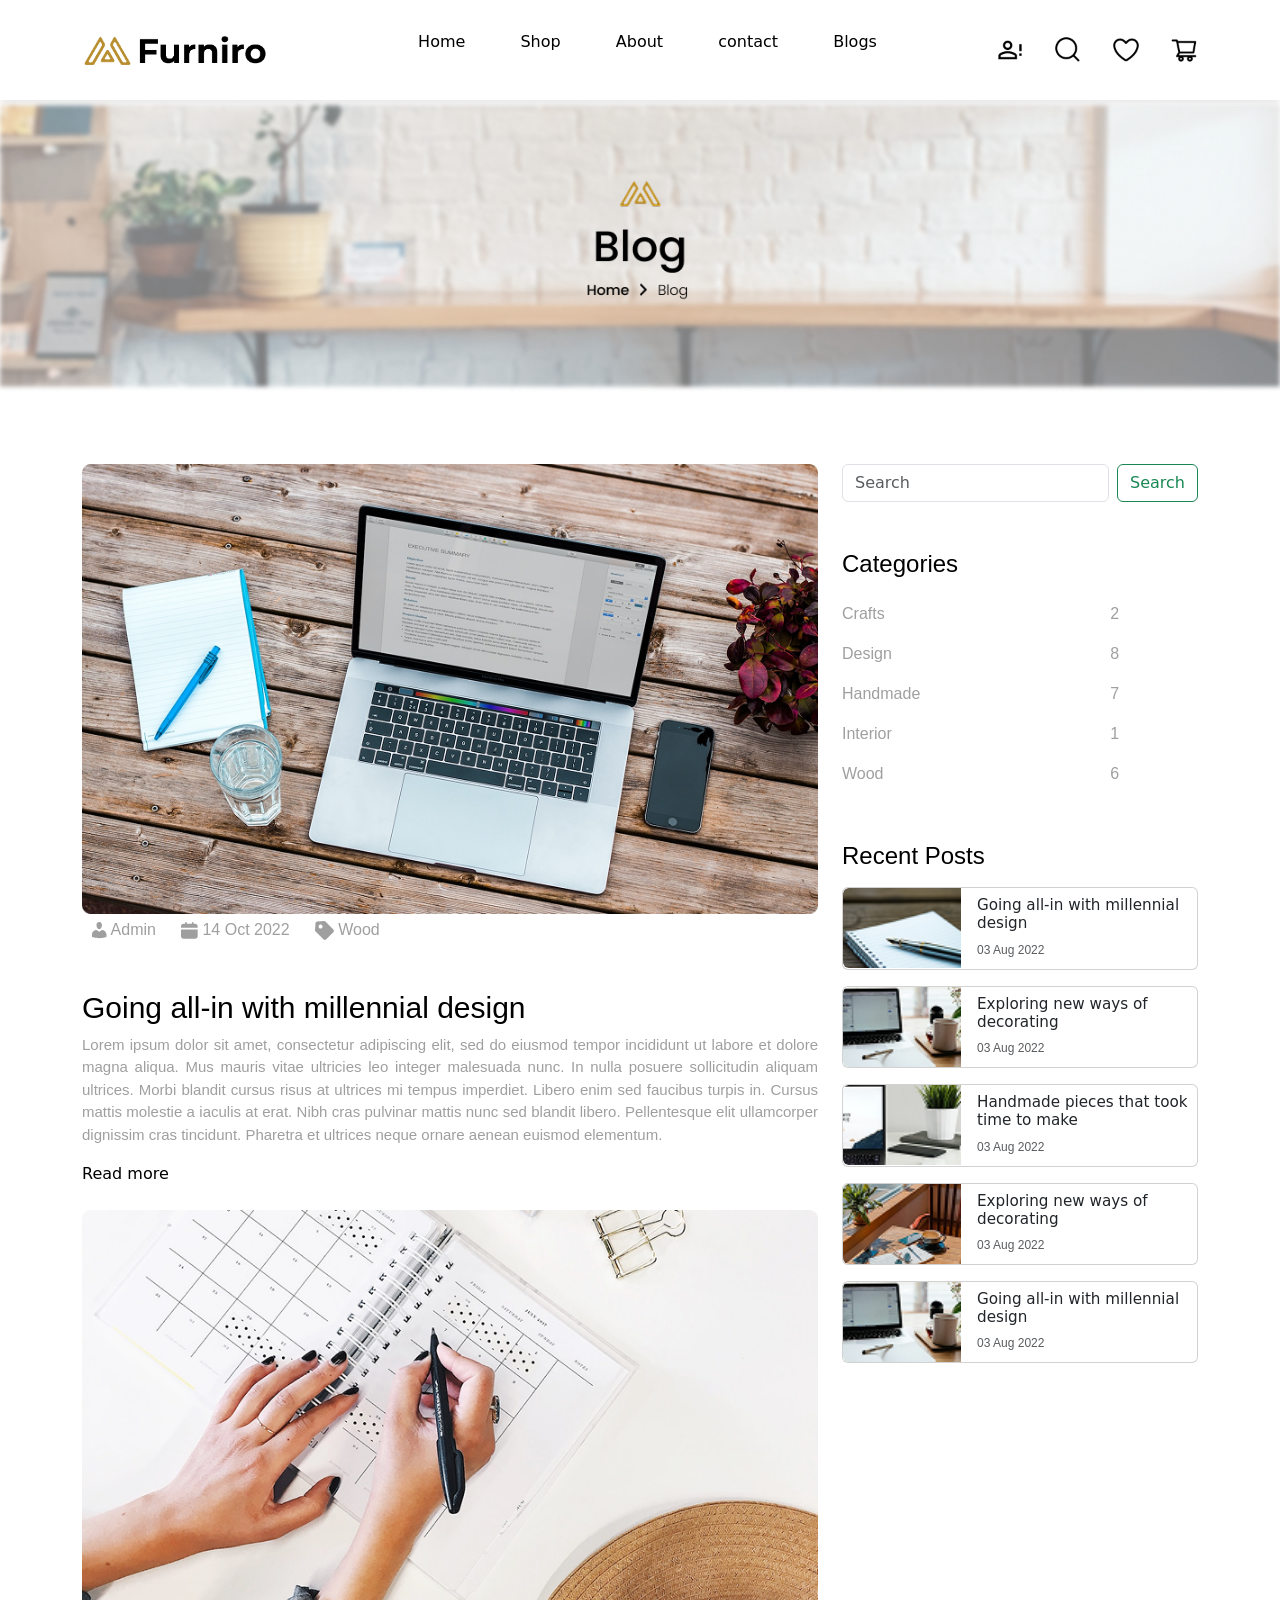
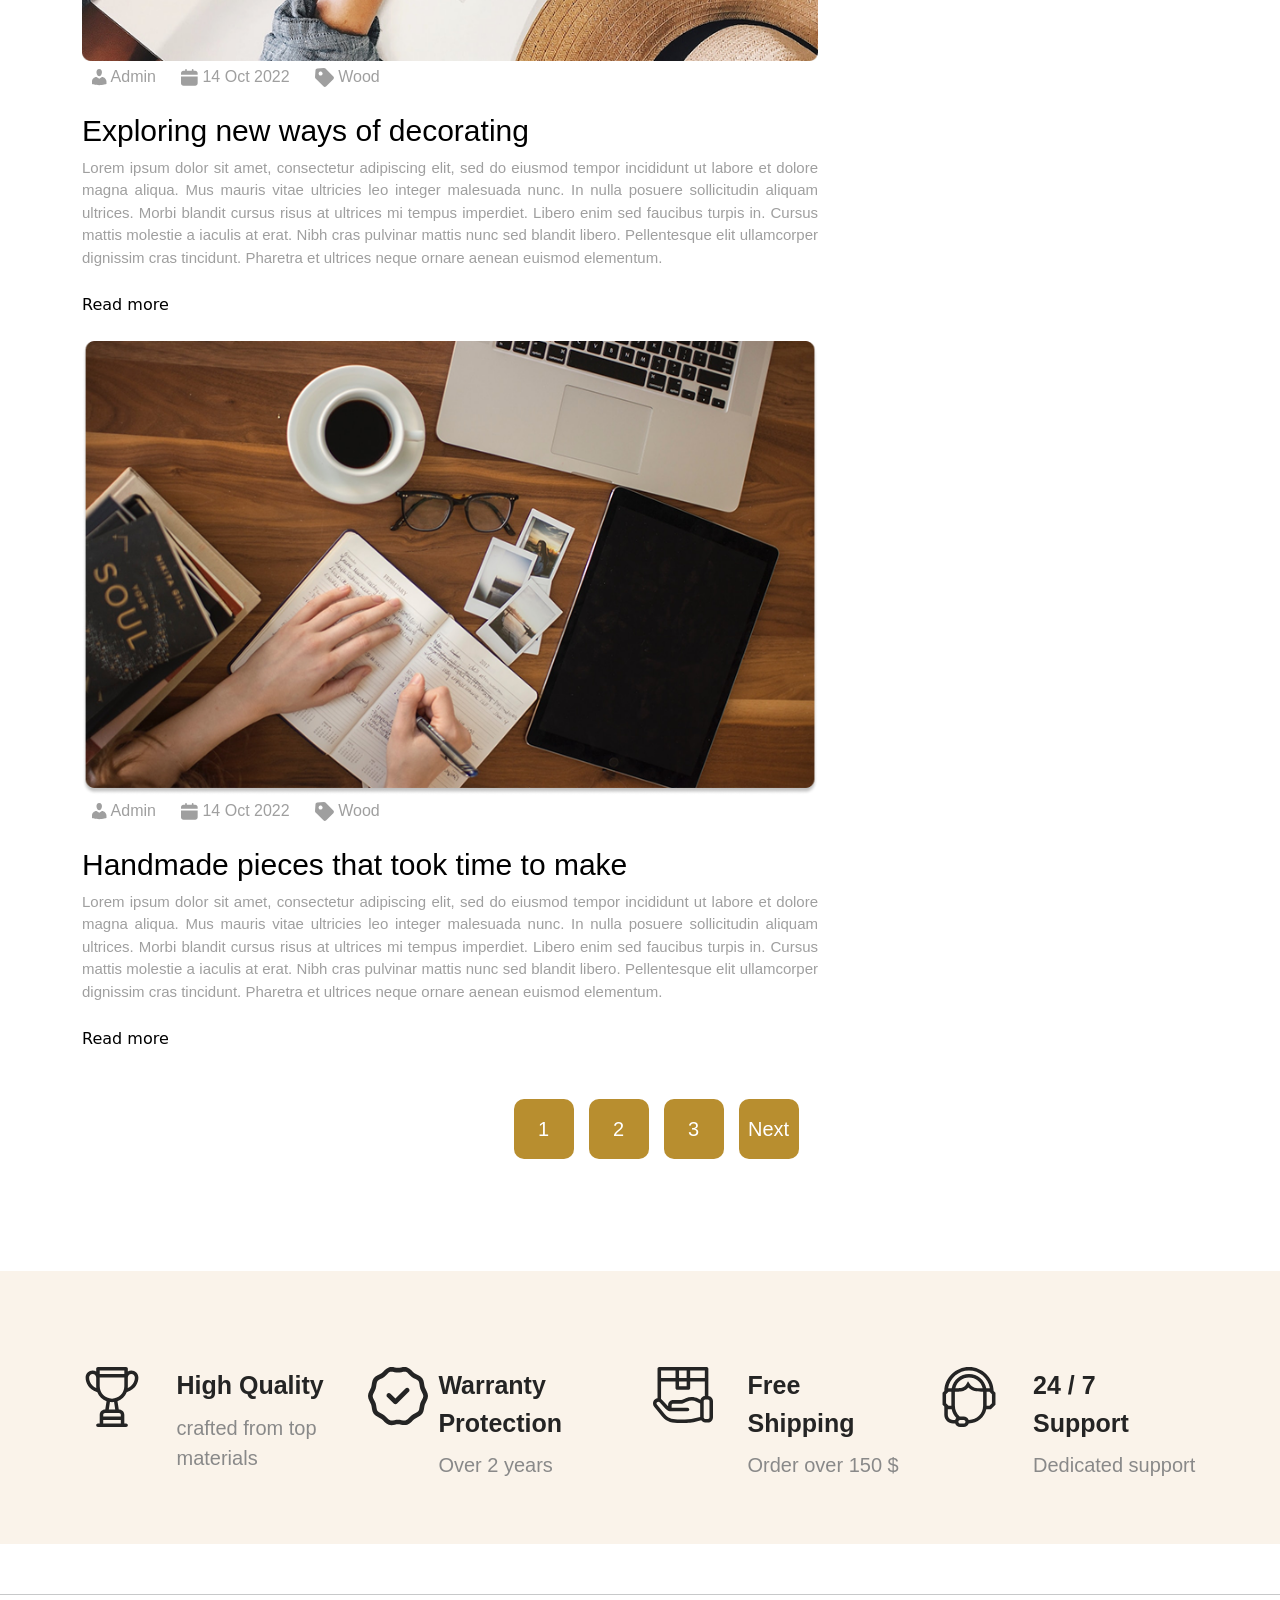
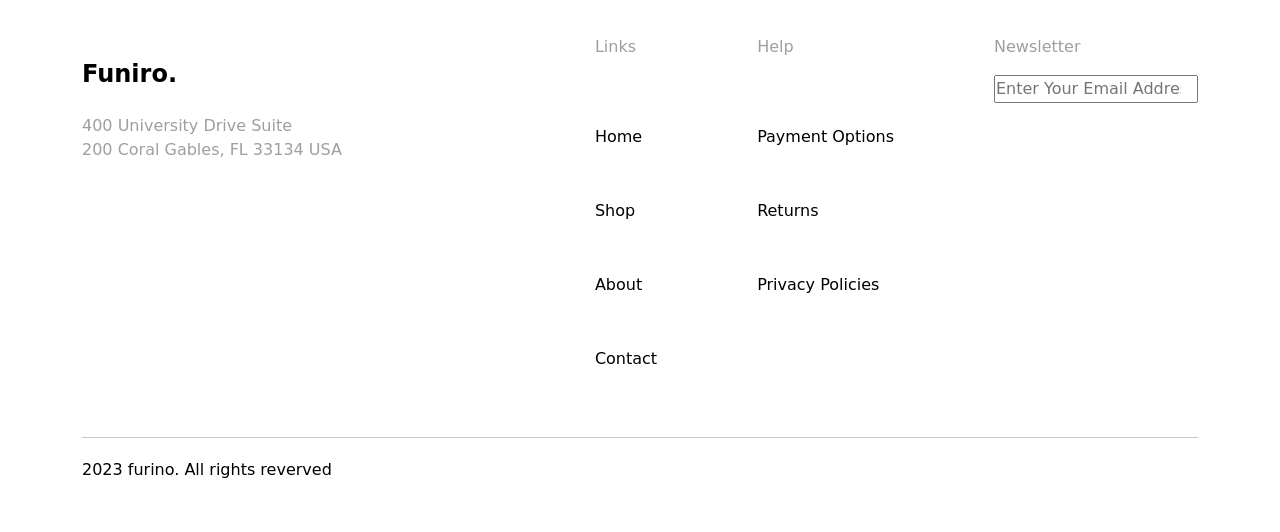
<file: blog.html>
<!DOCTYPE html>
<html lang="en">

<head>
    <meta charset="UTF-8">
    <meta name="viewport" content="width=device-width, initial-scale=1.0">
    <link href="https://cdn.jsdelivr.net/npm/bootstrap@5.0.2/dist/css/bootstrap.min.css" rel="stylesheet"
        integrity="sha384-EVSTQN3/azprG1Anm3QDgpJLIm9Nao0Yz1ztcQTwFspd3yD65VohhpuuCOmLASjC" crossorigin="anonymous">
    <link rel="stylesheet" href="./asset/style/style.css">
    <link rel="stylesheet" href="./asset/style/resposive.css">
    <title>Blogs</title>
</head>

<body>
    <header>
        <nav class="nav">
            <div class="container">
                <div class="cont-item">
                    <div class="nav-logo">
                        <img src="asset/image/Frame 168.png" alt="">
                    </div>

                    <div class="cont-list">
                        <ul>
                            <li><a href="./index.html">Home</a></li>
                            <li><a href="./shop.html">Shop</a></li>
                            <li><a href="#">About</a></li>
                            <li><a href="./contact.html">contact</a></li>
                            <li><a href="./blog.html">Blogs</a></li>
                        </ul>
                    </div>

                    <div class="nav-icons">
                        <img src="asset/image/mdi_account-alert-outline.png" alt="">
                        <img src="asset/image/akar-icons_search.png" alt="">
                        <img src="asset/image/akar-icons_heart.png" alt="">
                        <img src="asset/image/ant-design_shopping-cart-outlined.png" alt="">
                    </div>

                    <!-- mobile hamburger -->
                    <button class="mobile-toggle-btn" type="button" data-bs-toggle="offcanvas"
                        data-bs-target="#offcanvasExample" aria-controls="offcanvasExample">
                        <svg xmlns="http://www.w3.org/2000/svg" width="28" height="28" viewBox="0 0 24 24">
                            <path d="M0 0h24v24H0z" fill="none" />
                            <path fill="currentColor" d="M16 18v2H5v-2zm5-7v2H3v-2zm-2-7v2H8V4z" />
                        </svg>
                    </button>

                </div>
            </div>
        </nav>
    </header>

    <!-- ===== mobile offcanvas menu ===== -->
    <div class="offcanvas offcanvas-start" tabindex="-1" id="offcanvasExample" aria-labelledby="offcanvasExampleLabel">
        <div class="offcanvas-header">
            <h5 class="offcanvas-title" id="offcanvasExampleLabel">Menu</h5>
            <button type="button" class="btn-close text-reset" data-bs-dismiss="offcanvas" aria-label="Close"></button>
        </div>
        <div class="offcanvas-body">
            <ul class="mobile-nav-list">
                <li><a href="./index.html">Home</a></li>
                <li><a href="./shop.html">Shop</a></li>
                <li><a href="#">About</a></li>
                <li><a href="./contact.html">contact</a></li>
                <li><a href="./blog.html">Blogs</a></li>
            </ul>
          
        </div>
    </div>

    <!-- ======hero======= -->
    <section class="blog-hero">
        <img src="./asset/image/Group 78.png" alt="" class="img-fluid w-100">
    </section>

    <!-- =========catagory-section -->
    <section class="catagory-sec p-5 mt-4">
        <div class="container">
            <div class="row g-4">
                <div class="catagory-left-text col-lg-8 col-md-12">
                    <!-- 1st-part -->
                    <div>
                        <div>
                            <img src="./asset/image/Rectangle 68.png" alt="" class="img-fluid">
                        </div>
                        <div class="img-down-text mt-1">
                            <span><svg width="15" height="17" viewBox="0 0 15 17" fill="none"
                                    xmlns="http://www.w3.org/2000/svg ">
                                    <path
                                        d="M7.24 7.25C4.97 7.25 4.51 3.81 4.51 3.81C4.24 2.02 5.06 0 7.21 0C9.37 0 10.19 2.02 9.92 3.81C9.92 3.81 9.51 7.25 7.24 7.25ZM7.24 9.82L9.96 8C12.35 8 14.48 10.33 14.48 12.53V15.02C14.48 15.02 10.83 16.15 7.24 16.15C3.59 16.15 0 15.02 0 15.02V12.53C0 10.28 1.94 8.05 4.47 8.05L7.24 9.82Z"
                                        fill="#9F9F9F" />
                                </svg>
                                Admin</span>
                            <span><svg width="17" height="17" viewBox="0 0 17 17" fill="none"
                                    xmlns="http://www.w3.org/2000/svg">
                                    <path
                                        d="M0 14.1667C0 15.5833 1.08333 16.6667 2.5 16.6667H14.1667C15.5833 16.6667 16.6667 15.5833 16.6667 14.1667V7.5H0V14.1667ZM14.1667 1.66667H12.5V0.833333C12.5 0.333333 12.1667 0 11.6667 0C11.1667 0 10.8333 0.333333 10.8333 0.833333V1.66667H5.83333V0.833333C5.83333 0.333333 5.5 0 5 0C4.5 0 4.16667 0.333333 4.16667 0.833333V1.66667H2.5C1.08333 1.66667 0 2.75 0 4.16667V5.83333H16.6667V4.16667C16.6667 2.75 15.5833 1.66667 14.1667 1.66667Z"
                                        fill="#9F9F9F" />
                                </svg>
                                14 Oct 2022</span>
                            <span><svg width="19" height="19" viewBox="0 0 19 19" fill="none"
                                    xmlns="http://www.w3.org/2000/svg">
                                    <path
                                        d="M9.83707 18.906C9.30707 18.908 8.79707 18.696 8.42307 18.32L0.586069 10.485C0.381742 10.2813 0.224062 10.0358 0.123923 9.76522C0.0237843 9.49467 -0.0164266 9.20561 0.00606857 8.918L0.506069 2.352C0.540612 1.87398 0.746596 1.4245 1.08613 1.08626C1.42567 0.748006 1.87592 0.543729 2.35407 0.511L8.92007 0.0109999C8.97207 -8.19564e-08 9.02307 0 9.07507 0C9.60507 0 10.1121 0.21 10.4851 0.586L18.3231 8.42C18.5089 8.60573 18.6563 8.82624 18.7568 9.06895C18.8574 9.31165 18.9091 9.57179 18.9091 9.8345C18.9091 10.0972 18.8574 10.3573 18.7568 10.6001C18.6563 10.8428 18.5089 11.0633 18.3231 11.249L11.2511 18.32C11.0658 18.5063 10.8455 18.654 10.6028 18.7546C10.36 18.8552 10.0998 18.9067 9.83707 18.906ZM5.59407 3.592C5.26518 3.59209 4.94139 3.6733 4.65137 3.82841C4.36136 3.98353 4.11407 4.20777 3.93142 4.48128C3.74877 4.75479 3.63639 5.06912 3.60423 5.39643C3.57207 5.72375 3.62112 6.05394 3.74705 6.35777C3.87298 6.6616 4.07189 6.92968 4.32617 7.13828C4.58044 7.34687 4.88224 7.48954 5.20482 7.55364C5.52741 7.61775 5.86082 7.60131 6.17553 7.50578C6.49025 7.41026 6.77654 7.2386 7.00907 7.006L7.01607 7L7.02307 6.993L7.01507 7C7.29306 6.71957 7.48181 6.36312 7.55754 5.97558C7.63327 5.58804 7.59259 5.18676 7.44063 4.82231C7.28867 4.45785 7.03222 4.14654 6.70361 3.92759C6.375 3.70865 5.98894 3.59188 5.59407 3.592Z"
                                        fill="#9F9F9F" />
                                </svg>
                                Wood</span>

                            <div class="catagory-brief mt-lg-5">
                                <h4>Going all-in with millennial design</h4>
                                <p>Lorem ipsum dolor sit amet, consectetur adipiscing elit, sed do eiusmod tempor
                                    incididunt
                                    ut
                                    labore et dolore magna aliqua. Mus mauris vitae ultricies leo integer malesuada
                                    nunc. In
                                    nulla
                                    posuere sollicitudin aliquam ultrices. Morbi blandit cursus risus at ultrices mi
                                    tempus
                                    imperdiet. Libero enim sed faucibus turpis in. Cursus mattis molestie a iaculis at
                                    erat.
                                    Nibh
                                    cras pulvinar mattis nunc sed blandit libero. Pellentesque elit ullamcorper
                                    dignissim
                                    cras
                                    tincidunt. Pharetra et ultrices neque ornare aenean euismod elementum.</p>
                                <a href="#">Read more</a>
                            </div>
                        </div>
                    </div>

                    <!-- 2nd-part -->
                    <div class="catagory-middle mt-4">
                        <div>
                            <img src="./asset/image/Rectangle 68 (1).png" alt="" class="img-fluid">
                        </div>
                        <div class="img-down-text mt-1">
                            <span><svg width="15" height="17" viewBox="0 0 15 17" fill="none"
                                    xmlns="http://www.w3.org/2000/svg ">
                                    <path
                                        d="M7.24 7.25C4.97 7.25 4.51 3.81 4.51 3.81C4.24 2.02 5.06 0 7.21 0C9.37 0 10.19 2.02 9.92 3.81C9.92 3.81 9.51 7.25 7.24 7.25ZM7.24 9.82L9.96 8C12.35 8 14.48 10.33 14.48 12.53V15.02C14.48 15.02 10.83 16.15 7.24 16.15C3.59 16.15 0 15.02 0 15.02V12.53C0 10.28 1.94 8.05 4.47 8.05L7.24 9.82Z"
                                        fill="#9F9F9F" />
                                </svg>
                                Admin</span>
                            <span><svg width="17" height="17" viewBox="0 0 17 17" fill="none"
                                    xmlns="http://www.w3.org/2000/svg">
                                    <path
                                        d="M0 14.1667C0 15.5833 1.08333 16.6667 2.5 16.6667H14.1667C15.5833 16.6667 16.6667 15.5833 16.6667 14.1667V7.5H0V14.1667ZM14.1667 1.66667H12.5V0.833333C12.5 0.333333 12.1667 0 11.6667 0C11.1667 0 10.8333 0.333333 10.8333 0.833333V1.66667H5.83333V0.833333C5.83333 0.333333 5.5 0 5 0C4.5 0 4.16667 0.333333 4.16667 0.833333V1.66667H2.5C1.08333 1.66667 0 2.75 0 4.16667V5.83333H16.6667V4.16667C16.6667 2.75 15.5833 1.66667 14.1667 1.66667Z"
                                        fill="#9F9F9F" />
                                </svg>
                                14 Oct 2022</span>
                            <span><svg width="19" height="19" viewBox="0 0 19 19" fill="none"
                                    xmlns="http://www.w3.org/2000/svg">
                                    <path
                                        d="M9.83707 18.906C9.30707 18.908 8.79707 18.696 8.42307 18.32L0.586069 10.485C0.381742 10.2813 0.224062 10.0358 0.123923 9.76522C0.0237843 9.49467 -0.0164266 9.20561 0.00606857 8.918L0.506069 2.352C0.540612 1.87398 0.746596 1.4245 1.08613 1.08626C1.42567 0.748006 1.87592 0.543729 2.35407 0.511L8.92007 0.0109999C8.97207 -8.19564e-08 9.02307 0 9.07507 0C9.60507 0 10.1121 0.21 10.4851 0.586L18.3231 8.42C18.5089 8.60573 18.6563 8.82624 18.7568 9.06895C18.8574 9.31165 18.9091 9.57179 18.9091 9.8345C18.9091 10.0972 18.8574 10.3573 18.7568 10.6001C18.6563 10.8428 18.5089 11.0633 18.3231 11.249L11.2511 18.32C11.0658 18.5063 10.8455 18.654 10.6028 18.7546C10.36 18.8552 10.0998 18.9067 9.83707 18.906ZM5.59407 3.592C5.26518 3.59209 4.94139 3.6733 4.65137 3.82841C4.36136 3.98353 4.11407 4.20777 3.93142 4.48128C3.74877 4.75479 3.63639 5.06912 3.60423 5.39643C3.57207 5.72375 3.62112 6.05394 3.74705 6.35777C3.87298 6.6616 4.07189 6.92968 4.32617 7.13828C4.58044 7.34687 4.88224 7.48954 5.20482 7.55364C5.52741 7.61775 5.86082 7.60131 6.17553 7.50578C6.49025 7.41026 6.77654 7.2386 7.00907 7.006L7.01607 7L7.02307 6.993L7.01507 7C7.29306 6.71957 7.48181 6.36312 7.55754 5.97558C7.63327 5.58804 7.59259 5.18676 7.44063 4.82231C7.28867 4.45785 7.03222 4.14654 6.70361 3.92759C6.375 3.70865 5.98894 3.59188 5.59407 3.592Z"
                                        fill="#9F9F9F" />
                                </svg>
                                Wood</span>
                        </div>
                        <div class="catagory-middle-brief mt-4">
                            <h4>Exploring new ways of decorating</h4>
                            <p>Lorem ipsum dolor sit amet, consectetur adipiscing elit, sed do eiusmod tempor incididunt
                                ut
                                labore et dolore magna aliqua. Mus mauris vitae ultricies leo integer malesuada nunc. In
                                nulla
                                posuere sollicitudin aliquam ultrices. Morbi blandit cursus risus at ultrices mi tempus
                                imperdiet. Libero enim sed faucibus turpis in. Cursus mattis molestie a iaculis at erat.
                                Nibh
                                cras pulvinar mattis nunc sed blandit libero. Pellentesque elit ullamcorper dignissim
                                cras
                                tincidunt. Pharetra et ultrices neque ornare aenean euismod elementum.</p>
                            <a href="#" class="mt-2">Read more</a>
                        </div>
                    </div>
                    <!-- 3rd-part -->
                    <div class="catagory-last mt-4">
                        <div>
                            <img src="./asset/image/Rectangle 68 (2).png" alt="" class="img-fluid">
                        </div>
                        <div class="img-down-text mt-1">
                            <span><svg width="15" height="17" viewBox="0 0 15 17" fill="none"
                                    xmlns="http://www.w3.org/2000/svg ">
                                    <path
                                        d="M7.24 7.25C4.97 7.25 4.51 3.81 4.51 3.81C4.24 2.02 5.06 0 7.21 0C9.37 0 10.19 2.02 9.92 3.81C9.92 3.81 9.51 7.25 7.24 7.25ZM7.24 9.82L9.96 8C12.35 8 14.48 10.33 14.48 12.53V15.02C14.48 15.02 10.83 16.15 7.24 16.15C3.59 16.15 0 15.02 0 15.02V12.53C0 10.28 1.94 8.05 4.47 8.05L7.24 9.82Z"
                                        fill="#9F9F9F" />
                                </svg>
                                Admin</span>
                            <span><svg width="17" height="17" viewBox="0 0 17 17" fill="none"
                                    xmlns="http://www.w3.org/2000/svg">
                                    <path
                                        d="M0 14.1667C0 15.5833 1.08333 16.6667 2.5 16.6667H14.1667C15.5833 16.6667 16.6667 15.5833 16.6667 14.1667V7.5H0V14.1667ZM14.1667 1.66667H12.5V0.833333C12.5 0.333333 12.1667 0 11.6667 0C11.1667 0 10.8333 0.333333 10.8333 0.833333V1.66667H5.83333V0.833333C5.83333 0.333333 5.5 0 5 0C4.5 0 4.16667 0.333333 4.16667 0.833333V1.66667H2.5C1.08333 1.66667 0 2.75 0 4.16667V5.83333H16.6667V4.16667C16.6667 2.75 15.5833 1.66667 14.1667 1.66667Z"
                                        fill="#9F9F9F" />
                                </svg>
                                14 Oct 2022</span>
                            <span><svg width="19" height="19" viewBox="0 0 19 19" fill="none"
                                    xmlns="http://www.w3.org/2000/svg">
                                    <path
                                        d="M9.83707 18.906C9.30707 18.908 8.79707 18.696 8.42307 18.32L0.586069 10.485C0.381742 10.2813 0.224062 10.0358 0.123923 9.76522C0.0237843 9.49467 -0.0164266 9.20561 0.00606857 8.918L0.506069 2.352C0.540612 1.87398 0.746596 1.4245 1.08613 1.08626C1.42567 0.748006 1.87592 0.543729 2.35407 0.511L8.92007 0.0109999C8.97207 -8.19564e-08 9.02307 0 9.07507 0C9.60507 0 10.1121 0.21 10.4851 0.586L18.3231 8.42C18.5089 8.60573 18.6563 8.82624 18.7568 9.06895C18.8574 9.31165 18.9091 9.57179 18.9091 9.8345C18.9091 10.0972 18.8574 10.3573 18.7568 10.6001C18.6563 10.8428 18.5089 11.0633 18.3231 11.249L11.2511 18.32C11.0658 18.5063 10.8455 18.654 10.6028 18.7546C10.36 18.8552 10.0998 18.9067 9.83707 18.906ZM5.59407 3.592C5.26518 3.59209 4.94139 3.6733 4.65137 3.82841C4.36136 3.98353 4.11407 4.20777 3.93142 4.48128C3.74877 4.75479 3.63639 5.06912 3.60423 5.39643C3.57207 5.72375 3.62112 6.05394 3.74705 6.35777C3.87298 6.6616 4.07189 6.92968 4.32617 7.13828C4.58044 7.34687 4.88224 7.48954 5.20482 7.55364C5.52741 7.61775 5.86082 7.60131 6.17553 7.50578C6.49025 7.41026 6.77654 7.2386 7.00907 7.006L7.01607 7L7.02307 6.993L7.01507 7C7.29306 6.71957 7.48181 6.36312 7.55754 5.97558C7.63327 5.58804 7.59259 5.18676 7.44063 4.82231C7.28867 4.45785 7.03222 4.14654 6.70361 3.92759C6.375 3.70865 5.98894 3.59188 5.59407 3.592Z"
                                        fill="#9F9F9F" />
                                </svg>
                                Wood</span>
                        </div>
                        <div class="catagory-last-brief mt-4">
                            <h4>Handmade pieces that took time to make</h4>
                            <p>Lorem ipsum dolor sit amet, consectetur adipiscing elit, sed do eiusmod tempor incididunt
                                ut
                                labore et dolore magna aliqua. Mus mauris vitae ultricies leo integer malesuada nunc. In
                                nulla
                                posuere sollicitudin aliquam ultrices. Morbi blandit cursus risus at ultrices mi tempus
                                imperdiet. Libero enim sed faucibus turpis in. Cursus mattis molestie a iaculis at erat.
                                Nibh
                                cras pulvinar mattis nunc sed blandit libero. Pellentesque elit ullamcorper dignissim
                                cras
                                tincidunt. Pharetra et ultrices neque ornare aenean euismod elementum.</p>
                            <a href="#" class="mt-2">Read more</a>
                        </div>

                    </div>
                </div>

                <!-- left-side -->
                <div class="catagory-right-text col-lg-4 col-md-12">
                    <div>
                        <form class="d-flex">
                            <input class="form-control me-2" type="search" placeholder="Search" aria-label="Search">
                            <button class="btn btn-outline-success" type="submit">Search</button>
                        </form>
                    </div>

                    <div class="cate-list mt-5">
                        <h4 class="text-start mb-4">Categories</h4>
                        <ul class="catagory-list list-unstyled">
                            <li class="mb-3 d-flex justify-content-between">Crafts <span>2</span></li>
                            <li class="mb-3 d-flex justify-content-between">Design <span>8</span></li>
                            <li class="mb-3 d-flex justify-content-between">Handmade <span>7</span></li>
                            <li class="mb-3 d-flex justify-content-between">Interior <span>1</span></li>
                            <li class="mb-3 d-flex justify-content-between">Wood <span>6</span></li>
                        </ul>
                    </div>

                    <div class="cate-post mt-4">
                        <h4 class="mb-3">Recent Posts</h4>

                        <div class="card mb-3" style="max-width: 540px; overflow: hidden;">
                            <div class="row g-0 align-items-center">
                                <div class="col-4 col-md-4">
                                    <img src="./asset/image/Rectangle 69.png" class="img-fluid rounded-start w-100"
                                        style="height: 80px; object-fit: cover;" alt="...">
                                </div>
                                <div class="col-8 col-md-8">
                                    <div class="card-body p-2 ps-3">
                                        <h6 class="card-title mb-1" style="font-size: 0.95rem; line-height: 1.2;">Going
                                            all-in with millennial design</h6>
                                        <p class="card-text mb-0"><small class="text-muted">03 Aug 2022</small></p>
                                    </div>
                                </div>
                            </div>
                        </div>

                        <div class="card mb-3" style="max-width: 540px; overflow: hidden;">
                            <div class="row g-0 align-items-center">
                                <div class="col-4 col-md-4">
                                    <img src="./asset/image/Rectangle 69 (1).png" class="img-fluid rounded-start w-100"
                                        style="height: 80px; object-fit: cover;" alt="...">
                                </div>
                                <div class="col-8 col-md-8">
                                    <div class="card-body p-2 ps-3">
                                        <h6 class="card-title mb-1" style="font-size: 0.95rem; line-height: 1.2;">
                                            Exploring new ways of decorating</h6>
                                        <p class="card-text mb-0"><small class="text-muted">03 Aug 2022</small></p>
                                    </div>
                                </div>
                            </div>
                        </div>

                        <div class="card mb-3" style="max-width: 540px; overflow: hidden;">
                            <div class="row g-0 align-items-center">
                                <div class="col-4 col-md-4">
                                    <img src="./asset/image/Rectangle 69 (2).png" class="img-fluid rounded-start w-100"
                                        style="height: 80px; object-fit: cover;" alt="...">
                                </div>
                                <div class="col-8 col-md-8">
                                    <div class="card-body p-2 ps-3">
                                        <h6 class="card-title mb-1" style="font-size: 0.95rem; line-height: 1.2;">
                                            Handmade pieces that took time to make</h6>
                                        <p class="card-text mb-0"><small class="text-muted">03 Aug 2022</small></p>
                                    </div>
                                </div>
                            </div>
                        </div>

                        <div class="card mb-3" style="max-width: 540px; overflow: hidden;">
                            <div class="row g-0 align-items-center">
                                <div class="col-4 col-md-4">
                                    <img src="./asset/image/Rectangle 69 (3).png" class="img-fluid rounded-start w-100"
                                        style="height: 80px; object-fit: cover;" alt="...">
                                </div>
                                <div class="col-8 col-md-8">
                                    <div class="card-body p-2 ps-3">
                                        <h6 class="card-title mb-1" style="font-size: 0.95rem; line-height: 1.2;">
                                            Exploring new ways of decorating</h6>
                                        <p class="card-text mb-0"><small class="text-muted">03 Aug 2022</small></p>
                                    </div>
                                </div>
                            </div>
                        </div>

                        <div class="card mb-3" style="max-width: 540px; overflow: hidden;">
                            <div class="row g-0 align-items-center">
                                <div class="col-4 col-md-4">
                                    <img src="./asset/image/Rectangle 69 (1).png" class="img-fluid rounded-start w-100"
                                        style="height: 80px; object-fit: cover;" alt="...">
                                </div>
                                <div class="col-8 col-md-8">
                                    <div class="card-body p-2 ps-3">
                                        <h6 class="card-title mb-1" style="font-size: 0.95rem; line-height: 1.2;">Going
                                            all-in with millennial design</h6>
                                        <p class="card-text mb-0"><small class="text-muted">03 Aug 2022</small></p>
                                    </div>
                                </div>
                            </div>
                        </div>

                    </div>
                </div>
            </div>
        </div>
        <div class="mt-5  cate-pages">
            <ul class="d-flex justify-content-center ">
                <li><a href="#">1</a></li>
                <li><a href="#">2</a></li>
                <li><a href="#">3</a></li>
                <li><a href="#">Next</a></li>
            </ul>
        </div>
        </div>
    </section>

    <!-- ==========service=========== -->
    <section class="service mt-5 p-lg-5 p-md-1">
        <div class="container">
            <div class="row mt-5" style="display: flex; gap: 2px;">

                <div class="col row align-item-center ">
                    <div class="col-4 ">
                        <svg width="60" height="60" viewBox="0 0 60 60" fill="none" xmlns="http://www.w3.org/2000/svg">
                            <path
                                d="M49.3546 3.51562C48.0743 3.51562 46.8741 3.86121 45.8389 4.46156V1.75781C45.8389 0.787031 45.0519 0 44.0811 0H15.9561C14.9852 0 14.1982 0.787031 14.1982 1.75781V4.48301C13.1549 3.8693 11.9409 3.51562 10.6454 3.51562C6.7684 3.51562 3.61418 6.66984 3.61418 10.5469C3.61418 13.5041 4.49051 16.3615 6.14836 18.8102C8.97071 22.9789 12.4511 24.0607 15.3309 25.2127C16.9915 29.348 20.3495 32.6252 24.5384 34.1769L23.2421 42.4219H22.9874C20.0796 42.4219 17.7139 44.7875 17.7139 47.6953V56.4844H15.9561C14.9854 56.4844 14.1983 57.2714 14.1983 58.2422C14.1983 59.213 14.9854 60 15.9561 60H44.0811C45.0519 60 45.8389 59.213 45.8389 58.2422C45.8389 57.2714 45.0519 56.4844 44.0811 56.4844H42.3233V47.6953C42.3233 44.7875 39.9577 42.4219 37.0499 42.4219H36.7951L35.499 34.177C39.694 32.623 43.0557 29.3386 44.7138 25.1948C47.4343 24.1066 51.0005 23.0217 53.8518 18.8102C55.5096 16.3615 56.3859 13.504 56.3859 10.5469C56.3858 6.66984 53.2316 3.51562 49.3546 3.51562ZM14.1852 20.968C9.89918 19.2536 7.12981 15.1631 7.12981 10.5469C7.12981 8.60836 8.70692 7.03125 10.6454 7.03125C12.5839 7.03125 14.1611 8.60836 14.1611 10.5469C14.1611 10.6705 14.1741 10.791 14.1983 10.9073V19.3359C14.1983 19.9009 14.2287 20.4588 14.2868 21.0087L14.1852 20.968ZM38.8077 56.4844H21.2296V52.9688H38.8077V56.4844ZM37.0499 45.9375C38.0191 45.9375 38.8077 46.7261 38.8077 47.6953V49.4531H21.2296V47.6953C21.2296 46.7261 22.0181 45.9375 22.9874 45.9375C23.9411 45.9375 34.8134 45.9375 37.0499 45.9375ZM26.8009 42.4219L27.9641 35.023C28.6368 35.1107 29.3224 35.1562 30.0186 35.1562C30.7148 35.1562 31.4005 35.1105 32.0732 35.023L33.2364 42.4219H26.8009ZM42.3233 19.3359C42.3233 26.1207 36.8034 31.6406 30.0186 31.6406C23.2338 31.6406 17.7139 26.1207 17.7139 19.3359V10.5469H42.3233V19.3359ZM42.3233 7.03125H17.7139V3.51562H42.3233V7.03125ZM45.8147 20.968L45.7522 20.993C45.8092 20.4483 45.8388 19.8955 45.8388 19.3359V10.5469C45.8389 8.60836 47.4161 7.03125 49.3546 7.03125C51.2931 7.03125 52.8702 8.60836 52.8702 10.5469C52.8702 15.1631 50.1008 19.2537 45.8147 20.968Z"
                                fill="#242424" />
                        </svg>
                    </div>
                    <div class="col-8">
                        <h4>High Quality</h4>
                        <p>crafted from top materials</p>
                    </div>
                </div>

                <div class="col row align-item-center ">
                    <div class="col-3 ">
                        <svg width="60" height="59" viewBox="0 0 60 59" fill="none" xmlns="http://www.w3.org/2000/svg">
                            <path
                                d="M56.786 20.3237C55.9943 17.8722 56.3318 14.1921 54.274 11.3507C52.2 8.48688 48.5929 7.67289 46.556 6.1832C44.5406 4.70922 42.6656 1.50168 39.2755 0.39543C35.981 -0.679648 32.6121 0.779219 30 0.779219C27.3882 0.779219 24.0196 -0.68 20.7245 0.395313C17.335 1.50133 15.4584 4.70957 13.4443 6.18285C11.4097 7.67078 7.79988 8.48699 5.72625 11.3504C3.6702 14.1895 4.0043 17.8779 3.21398 20.3236C2.46187 22.6513 0 25.445 0 29.0628C0 32.6828 2.45906 35.4657 3.21398 37.8018C4.0057 40.2534 3.6682 43.9334 5.72602 46.7748C7.79988 49.6388 11.4069 50.4527 13.444 51.9425C15.459 53.4162 17.3344 56.624 20.7245 57.7301C24.0168 58.8045 27.3909 57.3463 30 57.3463C32.6054 57.3463 35.9875 58.803 39.2755 57.7302C42.6652 56.6242 44.5405 53.4167 46.5557 51.9427C48.5903 50.4548 52.2001 49.6386 54.2738 46.7752C56.3299 43.936 55.9956 40.2479 56.786 37.8019C57.5381 35.4741 60 32.6805 60 29.0628C60 25.443 57.5415 22.6609 56.786 20.3237ZM52.3257 36.3605C51.4029 39.217 51.6446 42.4137 50.4775 44.0255C49.2946 45.6587 46.1869 46.4048 43.7889 48.1588C41.4171 49.8933 39.7548 52.6429 37.8214 53.2737C35.9924 53.8707 33.0116 52.6586 30.0001 52.6586C26.9666 52.6586 24.0165 53.8732 22.1787 53.2737C20.2455 52.6429 18.5856 49.8952 16.2113 48.1587C13.8274 46.4153 10.702 45.6539 9.52254 44.0253C8.3591 42.4189 8.59172 39.2 7.67449 36.3606C6.77543 33.5787 4.6875 31.1699 4.6875 29.0628C4.6875 26.9535 6.77355 24.553 7.67426 21.765C8.59711 18.9087 8.35535 15.7117 9.52254 14.1C10.7047 12.4679 13.8148 11.7194 16.2113 9.96672C18.5905 8.2266 20.2424 5.48359 22.1784 4.85184C24.006 4.25559 26.9965 5.46695 29.9999 5.46695C33.0389 5.46695 35.9816 4.25148 37.8213 4.85184C39.7542 5.48254 41.4156 8.23129 43.7889 9.96684C46.1723 11.7102 49.298 12.4716 50.4775 14.1002C51.6411 15.7069 51.4072 18.9225 52.3255 21.7648V21.7649C53.2246 24.5468 55.3125 26.9556 55.3125 29.0628C55.3125 31.172 53.2264 33.5725 52.3257 36.3605ZM40.798 21.5399C41.7134 22.4553 41.7134 23.9392 40.798 24.8545L29.0668 36.5856C28.1515 37.501 26.6674 37.5009 25.7522 36.5856L19.2021 30.0355C18.2868 29.1202 18.2866 27.6362 19.202 26.721C20.1173 25.8058 21.6015 25.8057 22.5165 26.721L27.4095 31.6138L37.4832 21.54C38.3986 20.6247 39.8827 20.6247 40.798 21.5399Z"
                                fill="#242424" />
                        </svg>
                    </div>
                    <div class="col-8">
                        <h4>Warranty Protection</h4>
                        <p>Over 2 years</p>
                    </div>
                </div>

                <div class="col row align-item-center ">
                    <div class="col-4">
                        <svg width="60" height="56" viewBox="0 0 60 56" fill="none" xmlns="http://www.w3.org/2000/svg">
                            <path
                                d="M55.3479 29.0873V1.76499C55.3479 0.790245 54.5576 0 53.5829 0H6.29505C5.3203 0 4.53006 0.790245 4.53006 1.76499V31.2654C3.67863 31.3894 2.84626 31.7199 2.10991 32.2666C-0.211409 33.9126 -0.760439 37.5963 1.18399 39.8681L9.13386 49.5057C14.0549 55.2651 19.2824 55.9708 27.0538 55.9708C33.7228 55.9708 36.7043 56.0002 42.5164 54.6758L48.1759 53.3222C49.0936 54.6037 50.5504 55.4339 52.1882 55.4339H54.9762C57.7463 55.4339 59.9999 53.0597 59.9999 50.1415V34.3638C60 31.5773 57.9449 29.2885 55.3479 29.0873ZM47.4146 32.718L45.0629 31.5235C41.1963 29.5718 36.7258 29.4996 32.7981 31.3256C31.7265 31.7471 29.3893 33.1612 28.177 33.1139H20.0167C17.3099 33.1139 15.1076 35.316 15.1076 38.0229V39.3101C15.0925 39.2941 15.0766 39.2789 15.0616 39.2627L9.23423 32.9373C8.88158 32.5545 8.4854 32.2342 8.06016 31.9773V14.4663H22.504V20.9363C22.504 21.9111 23.2943 22.7013 24.269 22.7013H35.4062C36.3809 22.7013 37.1712 21.9111 37.1712 20.9363V14.4663H51.818V29.0871C49.7558 29.2465 48.0362 30.7218 47.4146 32.718ZM26.0339 14.4663H33.6411V19.1713H26.0339V14.4663ZM51.8179 10.9363H37.1712V3.52998H51.818V10.9363H51.8179ZM33.6412 3.52998V10.9365H26.034V3.52998H33.6412ZM22.5039 3.52998V10.9365H8.06004V3.52998H22.5039ZM41.6972 51.2421C36.3281 52.4718 33.0945 52.4221 27.1171 52.4221C19.8218 52.4221 16.2969 52.3042 11.8571 47.2594L3.90725 37.6217C2.52444 35.8211 5.02908 33.6954 6.63804 35.3289L12.4655 41.6543C14.0056 43.2794 15.9437 44.1738 18.3324 44.2264H34.4889C35.4636 44.2264 36.2539 43.4362 36.2539 42.4614C36.2539 41.4867 35.4636 40.6964 34.4889 40.6964H18.6375V38.0227C18.6375 37.2623 19.2561 36.6437 20.0165 36.6437H28.1769C30.0153 36.7753 32.6688 35.2403 34.2863 34.5264C37.2279 33.1586 40.5762 33.2127 43.4683 34.6725L47.1647 36.55V49.9343L41.6972 51.2421ZM56.4701 50.1414C56.4701 51.1132 55.7999 51.9038 54.9763 51.9038H52.1883C51.3646 51.9038 50.6947 51.1132 50.6947 50.1414V34.3638C50.6947 33.392 51.3648 32.6012 52.1883 32.6012H54.9763C55.7999 32.6012 56.4701 33.3918 56.4701 34.3638V50.1414Z"
                                fill="#242424" />
                        </svg>
                    </div>
                    <div class="col-8">
                        <h4>Free Shipping</h4>
                        <p>Order over 150 $</p>
                    </div>
                </div>

                <div class="col row align-item-center">
                    <div class="col-4">
                        <svg width="60" height="60" viewBox="0 0 60 60" fill="none" xmlns="http://www.w3.org/2000/svg">
                            <path
                                d="M54.6935 23.9628C54.2992 10.6825 43.3741 0 29.9999 0C16.6257 0 5.70059 10.6825 5.30612 23.9628L3.5293 25.7396V37.7898L5.294 39.5545V47.7647C5.294 52.5652 9.19941 56.4706 13.9999 56.4706H16.1858C16.9142 58.5246 18.8758 60 21.1764 60H24.7058C27.0079 60 28.9705 58.5225 29.6978 56.4664C29.7986 56.4681 29.8997 56.4706 29.9999 56.4706C38.522 56.4706 45.6526 50.3981 47.2921 42.3529H51.9073L56.4705 37.7898V25.7396L54.6935 23.9628ZM29.9999 3.52941C40.4741 3.52941 49.1953 11.174 50.8806 21.1765H47.2921C45.6526 13.1313 38.522 7.05882 29.9999 7.05882C21.4778 7.05882 14.3472 13.1313 12.7077 21.1765H9.11918C10.8045 11.174 19.5257 3.52941 29.9999 3.52941ZM43.6708 21.1765C37.9662 21.1594 33.9368 21.5068 30.6147 16.6506L29.0015 14.2926L27.6152 16.7907C25.5952 20.4306 22.8748 21.1765 19.4117 21.1765H16.3289C17.9001 15.0944 23.4337 10.5882 29.9999 10.5882C36.5661 10.5882 42.0997 15.0944 43.6708 21.1765ZM12.3528 38.8235H9.55436L7.05871 36.3279V27.2015L9.55436 24.7059H12.3528V38.8235ZM8.82341 47.7647V42.3529H12.7042C13.3686 45.6441 14.9581 48.6652 17.3129 51.0916C16.8193 51.6191 16.4321 52.2467 16.1858 52.9412H13.9999C11.1455 52.9412 8.82341 50.6191 8.82341 47.7647ZM24.7058 56.4706H21.1764C20.2032 56.4706 19.4117 55.6791 19.4117 54.7059C19.4117 53.7328 20.2032 52.9412 21.1764 52.9412H24.7058C25.6788 52.9412 26.4705 53.7328 26.4705 54.7059C26.4705 55.6791 25.6788 56.4706 24.7058 56.4706ZM44.1175 38.8235C44.1175 46.608 37.7844 52.9412 29.9999 52.9412C29.8987 52.9412 29.7967 52.9392 29.6948 52.9368C28.9652 50.8851 27.0047 49.4118 24.7058 49.4118C21.0822 49.4198 21.14 49.3936 20.6884 49.4352C17.6246 46.7498 15.8822 42.9248 15.8822 38.8235V24.7059H19.4117C22.5348 24.7059 26.3384 24.1909 29.2826 20.6076C33.1673 24.6786 37.9146 24.7059 42.1761 24.7059H44.1175V38.8235ZM52.9411 36.3279L50.4454 38.8235H47.6469V24.7059H50.4454L52.9411 27.2015V36.3279Z"
                                fill="#242424" />
                        </svg>
                    </div>
                    <div class="col-8">
                        <h4>24 / 7 Support</h4>
                        <p>Dedicated support</p>
                    </div>
                </div>
            </div>
        </div>
    </section>

    <!-- footer-part -->
    <section class="footer">
        <hr>
        <div class="container">
            <div class="footer-data">
                <div class="left-part">
                    <h4>Funiro.</h4>
                    <p>400 University Drive Suite <br> 200 Coral Gables,
                        FL 33134 USA</p>
                </div>

                <div class="right-part">
                    <div class="right-one">
                        <p>Links</p>
                        <ul>
                            <li><a href="#">Home</a></li>
                            <li><a href="#">Shop</a></li>
                            <li><a href="#">About</a></li>
                            <li><a href="#">Contact</a></li>
                        </ul>
                    </div>
                    <div class="right-two">
                        <p>Help</p>
                        <ul>
                            <li><a href="#">Payment Options</a></li>
                            <li><a href="#">Returns</a></li>
                            <li><a href="#">Privacy Policies</a></li>
                        </ul>
                    </div>
                    <div class="right-three">
                        <p>Newsletter</p>
                        <input type="search" placeholder="Enter Your Email Address">
                    </div>
                </div>
            </div>
            <hr>
            <p class="last-p">2023 furino. All rights reverved</p>
        </div>
    </section>
    
    <script src="https://cdn.jsdelivr.net/npm/bootstrap@5.0.2/dist/js/bootstrap.bundle.min.js"
        integrity="sha384-MrcW6ZMFYlzcLA8Nl+NtUVF0sA7MsXsP1UyJoMp4YLEuNSfAP+JcXn/tWtIaxVXM"
        crossorigin="anonymous"></script>

</body>

</html>
</file>
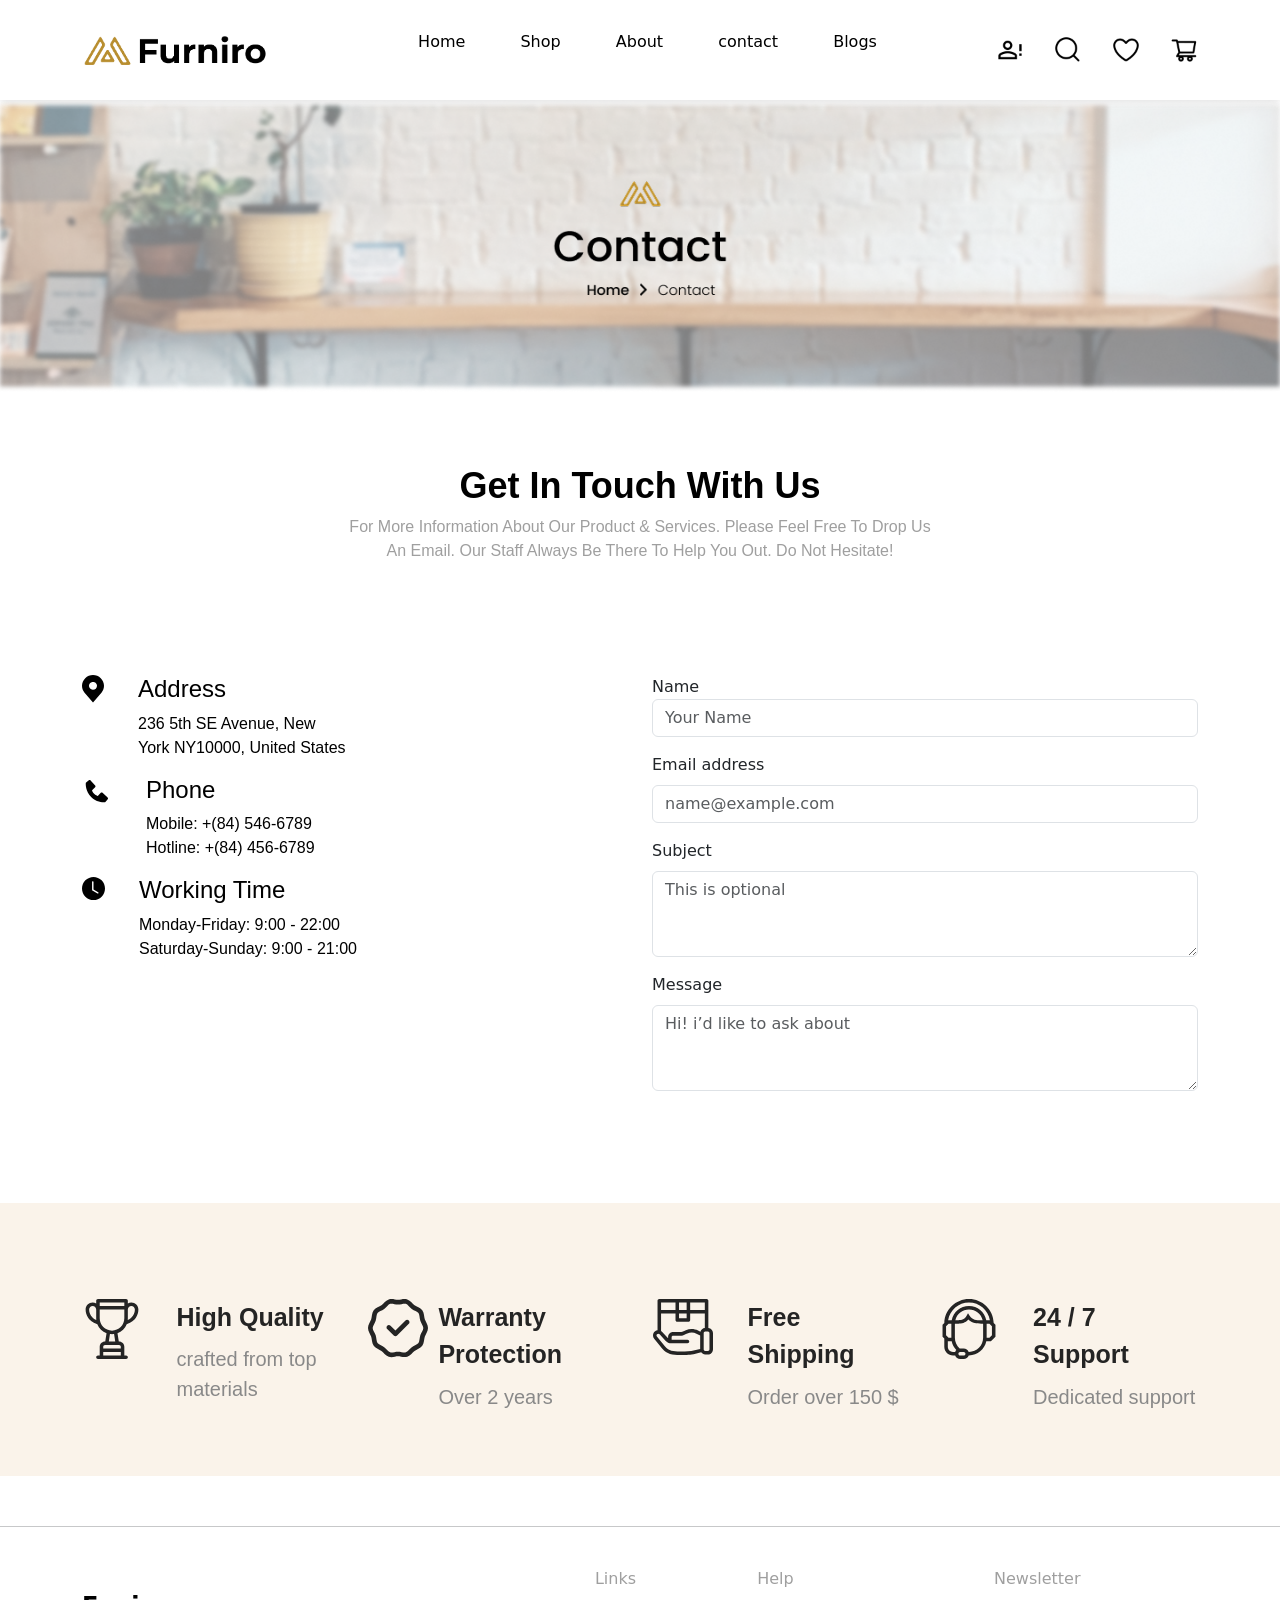
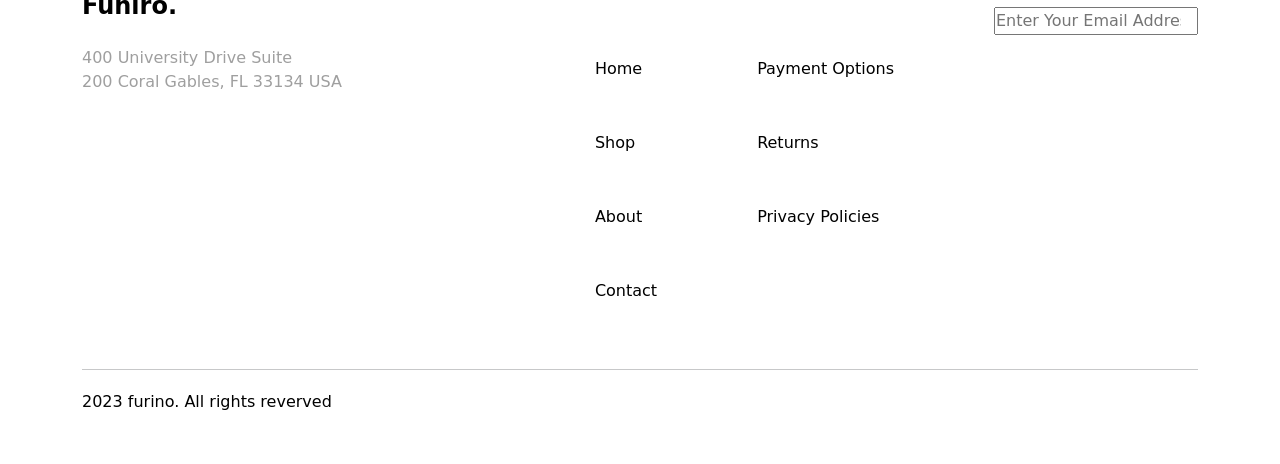
<file: contact.html>
<!DOCTYPE html>
<html lang="en">

<head>
    <meta charset="UTF-8">
    <meta name="viewport" content="width=device-width, initial-scale=1.0">
    <meta charset="UTF-8">
    <meta name="viewport" content="width=device-width, initial-scale=1.0">
    <link href="https://cdn.jsdelivr.net/npm/bootstrap@5.0.2/dist/css/bootstrap.min.css" rel="stylesheet"
        integrity="sha384-EVSTQN3/azprG1Anm3QDgpJLIm9Nao0Yz1ztcQTwFspd3yD65VohhpuuCOmLASjC" crossorigin="anonymous">
    <link rel="stylesheet" href="asset/style/style.css">
    <link rel="stylesheet" href="asset/style/resposive.css">
    <title>contact</title>
</head>

<body>

     <header>
        <nav class="nav">
            <div class="container">
                <div class="cont-item">
                    <div class="nav-logo">
                        <img src="asset/image/Frame 168.png" alt="">
                    </div>

                    <div class="cont-list">
                        <ul>
                            <li><a href="./index.html">Home</a></li>
                            <li><a href="./shop.html">Shop</a></li>
                            <li><a href="#">About</a></li>
                            <li><a href="./contact.html">contact</a></li>
                            <li><a href="./blog.html">Blogs</a></li>
                        </ul>
                    </div>

                    <div class="nav-icons">
                        <img src="asset/image/mdi_account-alert-outline.png" alt="">
                        <img src="asset/image/akar-icons_search.png" alt="">
                        <img src="asset/image/akar-icons_heart.png" alt="">
                        <img src="asset/image/ant-design_shopping-cart-outlined.png" alt="">
                    </div>

                    <!-- mobile hamburger -->
                    <button class="mobile-toggle-btn" type="button" data-bs-toggle="offcanvas"
                        data-bs-target="#offcanvasExample" aria-controls="offcanvasExample">
                        <svg xmlns="http://www.w3.org/2000/svg" width="28" height="28" viewBox="0 0 24 24">
                            <path d="M0 0h24v24H0z" fill="none" />
                            <path fill="currentColor" d="M16 18v2H5v-2zm5-7v2H3v-2zm-2-7v2H8V4z" />
                        </svg>
                    </button>

                </div>
            </div>
        </nav>
    </header>

    <!-- ===== mobile offcanvas menu ===== -->
    <div class="offcanvas offcanvas-start" tabindex="-1" id="offcanvasExample" aria-labelledby="offcanvasExampleLabel">
        <div class="offcanvas-header">
            <h5 class="offcanvas-title" id="offcanvasExampleLabel">Menu</h5>
            <button type="button" class="btn-close text-reset" data-bs-dismiss="offcanvas" aria-label="Close"></button>
        </div>
        <div class="offcanvas-body">
            <ul class="mobile-nav-list">
                <li><a href="./index.html">Home</a></li>
                <li><a href="./shop.html">Shop</a></li>
                <li><a href="#">About</a></li>
                <li><a href="./contact.html">contact</a></li>
                <li><a href="./blog.html">Blogs</a></li>
            </ul>
        </div>
    </div>
    <section>
        <img src="./asset/image/Group 78 (2).png" alt="" class="w-100 ">
    </section>

    <!-- ========get-touch=========== -->
    <section class="get-touch p-5 mt-4">
        <div class="container">
            <div class="row text-center">
                <div class="detail">
                    <h4>Get In Touch With Us</h4>
                    <p>For More Information About Our Product & Services. Please Feel Free To Drop Us <br> An Email. Our
                        Staff
                        Always Be There To Help You Out. Do Not Hesitate!</p>
                </div>
            </div>
        </div>
    </section>

    <!-- ==========details============ -->
    <section class="details-form p-5">
        <div class="container">
            <div class="row">
                <div class="address col-6">
                    <div class="address-detail">

                        <div class="row align-items-start" style="display: flex; gap: 10px;">
                            <div class="col-auto">
                                <svg width="22" height="28" viewBox="0 0 22 28" fill="none"
                                    xmlns="http://www.w3.org/2000/svg">
                                    <path
                                        d="M11 0C8.08369 0.0033903 5.28779 1.1465 3.22564 3.17859C1.16348 5.21067 0.00345217 7.96579 1.17029e-05 10.8396C-0.00348119 13.1881 0.774992 15.4728 2.21601 17.3433C2.21601 17.3433 2.51601 17.7326 2.56501 17.7887L11 27.5917L19.439 17.7838C19.483 17.7316 19.784 17.3433 19.784 17.3433L19.785 17.3404C21.2253 15.4707 22.0034 13.187 22 10.8396C21.9966 7.96579 20.8365 5.21067 18.7744 3.17859C16.7122 1.1465 13.9163 0.0033903 11 0ZM11 14.7813C10.2089 14.7813 9.43553 14.5501 8.77773 14.117C8.11993 13.6838 7.60724 13.0682 7.30449 12.348C7.00174 11.6277 6.92253 10.8352 7.07687 10.0706C7.23121 9.30599 7.61217 8.60366 8.17158 8.0524C8.73099 7.50115 9.44373 7.12574 10.2197 6.97365C10.9956 6.82156 11.7998 6.89962 12.5307 7.19796C13.2616 7.49629 13.8864 8.00151 14.3259 8.64971C14.7654 9.29792 15 10.06 15 10.8396C14.9987 11.8846 14.5768 12.8864 13.827 13.6253C13.0771 14.3642 12.0605 14.7799 11 14.7813Z"
                                        fill="black" />
                                </svg>
                            </div>
                            <div class="col text">
                                <h1>Address</h1>
                                <p>236 5th SE Avenue, New <br> York NY10000, United States</p>
                            </div>
                        </div>

                        <div class="row align-items-start" style="display: flex; gap: 10px;">
                            <div class="col-auto">
                                <svg width="30" height="30" viewBox="0 0 30 30" fill="none"
                                    xmlns="http://www.w3.org/2000/svg">
                                    <path
                                        d="M25.6087 21.4251L20.5275 16.8051C20.2873 16.5867 19.9717 16.4703 19.6472 16.4803C19.3228 16.4904 19.015 16.6261 18.7887 16.8588L15.7975 19.9351C15.0775 19.7976 13.63 19.3463 12.14 17.8601C10.65 16.3688 10.1987 14.9176 10.065 14.2026L13.1387 11.2101C13.3718 10.984 13.5077 10.6761 13.5177 10.3516C13.5277 10.027 13.4111 9.71136 13.1925 9.4713L8.57374 4.3913C8.35504 4.1505 8.05108 4.00443 7.72643 3.98413C7.40177 3.96382 7.08198 4.07088 6.83499 4.28255L4.12249 6.6088C3.90638 6.8257 3.77739 7.11437 3.75999 7.42005C3.74124 7.73255 3.38374 15.1351 9.12374 20.8776C14.1312 25.8838 20.4037 26.2501 22.1312 26.2501C22.3837 26.2501 22.5387 26.2426 22.58 26.2401C22.8856 26.2229 23.1741 26.0934 23.39 25.8763L25.715 23.1626C25.9275 22.9163 26.0353 22.5968 26.0155 22.2722C25.9956 21.9475 25.8497 21.6435 25.6087 21.4251Z"
                                        fill="black" />
                                </svg>
                            </div>
                            <div class="col">
                                <h1>Phone</h1>
                                <p>Mobile: +(84) 546-6789 <br>
                                    Hotline: +(84) 456-6789</p>
                            </div>
                        </div>

                        <div class="row align-items-start" style="display: flex; gap: 10px;">
                            <div class="col-auto">
                                <svg width="23" height="23" viewBox="0 0 23 23" fill="none"
                                    xmlns="http://www.w3.org/2000/svg">
                                    <g clip-path="url(#clip0_10604_1125)">
                                        <path
                                            d="M23 11.5C23 14.55 21.7884 17.4751 19.6317 19.6317C17.4751 21.7884 14.55 23 11.5 23C8.45001 23 5.52494 21.7884 3.36827 19.6317C1.2116 17.4751 0 14.55 0 11.5C0 8.45001 1.2116 5.52494 3.36827 3.36827C5.52494 1.2116 8.45001 0 11.5 0C14.55 0 17.4751 1.2116 19.6317 3.36827C21.7884 5.52494 23 8.45001 23 11.5ZM11.5 5.03125C11.5 4.84063 11.4243 4.65781 11.2895 4.52302C11.1547 4.38823 10.9719 4.3125 10.7812 4.3125C10.5906 4.3125 10.4078 4.38823 10.273 4.52302C10.1382 4.65781 10.0625 4.84063 10.0625 5.03125V12.9375C10.0625 13.0642 10.0961 13.1886 10.1597 13.2982C10.2233 13.4077 10.3147 13.4985 10.4247 13.5614L15.456 16.4364C15.6211 16.5256 15.8146 16.5467 15.995 16.4952C16.1755 16.4437 16.3287 16.3236 16.4218 16.1607C16.5149 15.9977 16.5406 15.8048 16.4933 15.6232C16.4461 15.4415 16.3297 15.2856 16.169 15.1886L11.5 12.5206V5.03125Z"
                                            fill="black" />
                                    </g>
                                    <defs>
                                        <clipPath id="clip0_10604_1125">
                                            <rect width="23" height="23" fill="white" />
                                        </clipPath>
                                    </defs>
                                </svg>
                            </div>
                            <div class="col">
                                <h1>Working Time</h1>
                                <p>Monday-Friday: 9:00 - 22:00 <br>
                                    Saturday-Sunday: 9:00 - 21:00</p>
                            </div>
                        </div>
                    </div>
                </div>

                <div class="form col-6">
                    <div class="row ">
                        <div class="mb-3">
                            <label for="name">Name</label>
                            <input type="text" class="form-control" placeholder="Your Name" aria-label="First name">
                        </div>
                        <div class="mb-3">
                            <label for="exampleFormControlInput1" class="form-label">Email address</label>
                            <input type="email" class="form-control" id="exampleFormControlInput1"
                                placeholder="name@example.com">
                        </div>

                        <div class="mb-3">
                            <label for="exampleFormControlTextarea1" class="form-label">Subject</label>
                            <textarea class="form-control" id="exampleFormControlTextarea1" rows="3"
                                placeholder="This is optional"></textarea>
                        </div>
                        <div class="mb-3">
                            <label for="exampleFormControlTextarea1" class="form-label">Message</label>
                            <textarea class="form-control" id="exampleFormControlTextarea1" rows="3"
                                placeholder="Hi! i’d like to ask about"></textarea>
                        </div>


                    </div>
                </div>
            </div>
    </section>

    <!-- ==========service=========== -->
    <section class="service mt-5 p-5">
        <div class="container">
            <div class="row mt-5" style="display: flex; gap: 2px;">

                <div class="col row align-item-center ">
                    <div class="col-4 ">
                        <svg width="60" height="60" viewBox="0 0 60 60" fill="none" xmlns="http://www.w3.org/2000/svg">
                            <path
                                d="M49.3546 3.51562C48.0743 3.51562 46.8741 3.86121 45.8389 4.46156V1.75781C45.8389 0.787031 45.0519 0 44.0811 0H15.9561C14.9852 0 14.1982 0.787031 14.1982 1.75781V4.48301C13.1549 3.8693 11.9409 3.51562 10.6454 3.51562C6.7684 3.51562 3.61418 6.66984 3.61418 10.5469C3.61418 13.5041 4.49051 16.3615 6.14836 18.8102C8.97071 22.9789 12.4511 24.0607 15.3309 25.2127C16.9915 29.348 20.3495 32.6252 24.5384 34.1769L23.2421 42.4219H22.9874C20.0796 42.4219 17.7139 44.7875 17.7139 47.6953V56.4844H15.9561C14.9854 56.4844 14.1983 57.2714 14.1983 58.2422C14.1983 59.213 14.9854 60 15.9561 60H44.0811C45.0519 60 45.8389 59.213 45.8389 58.2422C45.8389 57.2714 45.0519 56.4844 44.0811 56.4844H42.3233V47.6953C42.3233 44.7875 39.9577 42.4219 37.0499 42.4219H36.7951L35.499 34.177C39.694 32.623 43.0557 29.3386 44.7138 25.1948C47.4343 24.1066 51.0005 23.0217 53.8518 18.8102C55.5096 16.3615 56.3859 13.504 56.3859 10.5469C56.3858 6.66984 53.2316 3.51562 49.3546 3.51562ZM14.1852 20.968C9.89918 19.2536 7.12981 15.1631 7.12981 10.5469C7.12981 8.60836 8.70692 7.03125 10.6454 7.03125C12.5839 7.03125 14.1611 8.60836 14.1611 10.5469C14.1611 10.6705 14.1741 10.791 14.1983 10.9073V19.3359C14.1983 19.9009 14.2287 20.4588 14.2868 21.0087L14.1852 20.968ZM38.8077 56.4844H21.2296V52.9688H38.8077V56.4844ZM37.0499 45.9375C38.0191 45.9375 38.8077 46.7261 38.8077 47.6953V49.4531H21.2296V47.6953C21.2296 46.7261 22.0181 45.9375 22.9874 45.9375C23.9411 45.9375 34.8134 45.9375 37.0499 45.9375ZM26.8009 42.4219L27.9641 35.023C28.6368 35.1107 29.3224 35.1562 30.0186 35.1562C30.7148 35.1562 31.4005 35.1105 32.0732 35.023L33.2364 42.4219H26.8009ZM42.3233 19.3359C42.3233 26.1207 36.8034 31.6406 30.0186 31.6406C23.2338 31.6406 17.7139 26.1207 17.7139 19.3359V10.5469H42.3233V19.3359ZM42.3233 7.03125H17.7139V3.51562H42.3233V7.03125ZM45.8147 20.968L45.7522 20.993C45.8092 20.4483 45.8388 19.8955 45.8388 19.3359V10.5469C45.8389 8.60836 47.4161 7.03125 49.3546 7.03125C51.2931 7.03125 52.8702 8.60836 52.8702 10.5469C52.8702 15.1631 50.1008 19.2537 45.8147 20.968Z"
                                fill="#242424" />
                        </svg>
                    </div>
                    <div class="col-8">
                        <h4>High Quality</h4>
                        <p>crafted from top materials</p>
                    </div>
                </div>

                <div class="col row align-item-center ">
                    <div class="col-3 ">
                        <svg width="60" height="59" viewBox="0 0 60 59" fill="none" xmlns="http://www.w3.org/2000/svg">
                            <path
                                d="M56.786 20.3237C55.9943 17.8722 56.3318 14.1921 54.274 11.3507C52.2 8.48688 48.5929 7.67289 46.556 6.1832C44.5406 4.70922 42.6656 1.50168 39.2755 0.39543C35.981 -0.679648 32.6121 0.779219 30 0.779219C27.3882 0.779219 24.0196 -0.68 20.7245 0.395313C17.335 1.50133 15.4584 4.70957 13.4443 6.18285C11.4097 7.67078 7.79988 8.48699 5.72625 11.3504C3.6702 14.1895 4.0043 17.8779 3.21398 20.3236C2.46187 22.6513 0 25.445 0 29.0628C0 32.6828 2.45906 35.4657 3.21398 37.8018C4.0057 40.2534 3.6682 43.9334 5.72602 46.7748C7.79988 49.6388 11.4069 50.4527 13.444 51.9425C15.459 53.4162 17.3344 56.624 20.7245 57.7301C24.0168 58.8045 27.3909 57.3463 30 57.3463C32.6054 57.3463 35.9875 58.803 39.2755 57.7302C42.6652 56.6242 44.5405 53.4167 46.5557 51.9427C48.5903 50.4548 52.2001 49.6386 54.2738 46.7752C56.3299 43.936 55.9956 40.2479 56.786 37.8019C57.5381 35.4741 60 32.6805 60 29.0628C60 25.443 57.5415 22.6609 56.786 20.3237ZM52.3257 36.3605C51.4029 39.217 51.6446 42.4137 50.4775 44.0255C49.2946 45.6587 46.1869 46.4048 43.7889 48.1588C41.4171 49.8933 39.7548 52.6429 37.8214 53.2737C35.9924 53.8707 33.0116 52.6586 30.0001 52.6586C26.9666 52.6586 24.0165 53.8732 22.1787 53.2737C20.2455 52.6429 18.5856 49.8952 16.2113 48.1587C13.8274 46.4153 10.702 45.6539 9.52254 44.0253C8.3591 42.4189 8.59172 39.2 7.67449 36.3606C6.77543 33.5787 4.6875 31.1699 4.6875 29.0628C4.6875 26.9535 6.77355 24.553 7.67426 21.765C8.59711 18.9087 8.35535 15.7117 9.52254 14.1C10.7047 12.4679 13.8148 11.7194 16.2113 9.96672C18.5905 8.2266 20.2424 5.48359 22.1784 4.85184C24.006 4.25559 26.9965 5.46695 29.9999 5.46695C33.0389 5.46695 35.9816 4.25148 37.8213 4.85184C39.7542 5.48254 41.4156 8.23129 43.7889 9.96684C46.1723 11.7102 49.298 12.4716 50.4775 14.1002C51.6411 15.7069 51.4072 18.9225 52.3255 21.7648V21.7649C53.2246 24.5468 55.3125 26.9556 55.3125 29.0628C55.3125 31.172 53.2264 33.5725 52.3257 36.3605ZM40.798 21.5399C41.7134 22.4553 41.7134 23.9392 40.798 24.8545L29.0668 36.5856C28.1515 37.501 26.6674 37.5009 25.7522 36.5856L19.2021 30.0355C18.2868 29.1202 18.2866 27.6362 19.202 26.721C20.1173 25.8058 21.6015 25.8057 22.5165 26.721L27.4095 31.6138L37.4832 21.54C38.3986 20.6247 39.8827 20.6247 40.798 21.5399Z"
                                fill="#242424" />
                        </svg>
                    </div>
                    <div class="col-8">
                        <h4>Warranty Protection</h4>
                        <p>Over 2 years</p>
                    </div>
                </div>

                <div class="col row align-item-center ">
                    <div class="col-4">
                        <svg width="60" height="56" viewBox="0 0 60 56" fill="none" xmlns="http://www.w3.org/2000/svg">
                            <path
                                d="M55.3479 29.0873V1.76499C55.3479 0.790245 54.5576 0 53.5829 0H6.29505C5.3203 0 4.53006 0.790245 4.53006 1.76499V31.2654C3.67863 31.3894 2.84626 31.7199 2.10991 32.2666C-0.211409 33.9126 -0.760439 37.5963 1.18399 39.8681L9.13386 49.5057C14.0549 55.2651 19.2824 55.9708 27.0538 55.9708C33.7228 55.9708 36.7043 56.0002 42.5164 54.6758L48.1759 53.3222C49.0936 54.6037 50.5504 55.4339 52.1882 55.4339H54.9762C57.7463 55.4339 59.9999 53.0597 59.9999 50.1415V34.3638C60 31.5773 57.9449 29.2885 55.3479 29.0873ZM47.4146 32.718L45.0629 31.5235C41.1963 29.5718 36.7258 29.4996 32.7981 31.3256C31.7265 31.7471 29.3893 33.1612 28.177 33.1139H20.0167C17.3099 33.1139 15.1076 35.316 15.1076 38.0229V39.3101C15.0925 39.2941 15.0766 39.2789 15.0616 39.2627L9.23423 32.9373C8.88158 32.5545 8.4854 32.2342 8.06016 31.9773V14.4663H22.504V20.9363C22.504 21.9111 23.2943 22.7013 24.269 22.7013H35.4062C36.3809 22.7013 37.1712 21.9111 37.1712 20.9363V14.4663H51.818V29.0871C49.7558 29.2465 48.0362 30.7218 47.4146 32.718ZM26.0339 14.4663H33.6411V19.1713H26.0339V14.4663ZM51.8179 10.9363H37.1712V3.52998H51.818V10.9363H51.8179ZM33.6412 3.52998V10.9365H26.034V3.52998H33.6412ZM22.5039 3.52998V10.9365H8.06004V3.52998H22.5039ZM41.6972 51.2421C36.3281 52.4718 33.0945 52.4221 27.1171 52.4221C19.8218 52.4221 16.2969 52.3042 11.8571 47.2594L3.90725 37.6217C2.52444 35.8211 5.02908 33.6954 6.63804 35.3289L12.4655 41.6543C14.0056 43.2794 15.9437 44.1738 18.3324 44.2264H34.4889C35.4636 44.2264 36.2539 43.4362 36.2539 42.4614C36.2539 41.4867 35.4636 40.6964 34.4889 40.6964H18.6375V38.0227C18.6375 37.2623 19.2561 36.6437 20.0165 36.6437H28.1769C30.0153 36.7753 32.6688 35.2403 34.2863 34.5264C37.2279 33.1586 40.5762 33.2127 43.4683 34.6725L47.1647 36.55V49.9343L41.6972 51.2421ZM56.4701 50.1414C56.4701 51.1132 55.7999 51.9038 54.9763 51.9038H52.1883C51.3646 51.9038 50.6947 51.1132 50.6947 50.1414V34.3638C50.6947 33.392 51.3648 32.6012 52.1883 32.6012H54.9763C55.7999 32.6012 56.4701 33.3918 56.4701 34.3638V50.1414Z"
                                fill="#242424" />
                        </svg>
                    </div>
                    <div class="col-8">
                        <h4>Free Shipping</h4>
                        <p>Order over 150 $</p>
                    </div>
                </div>

                <div class="col row align-item-center">
                    <div class="col-4">
                        <svg width="60" height="60" viewBox="0 0 60 60" fill="none" xmlns="http://www.w3.org/2000/svg">
                            <path
                                d="M54.6935 23.9628C54.2992 10.6825 43.3741 0 29.9999 0C16.6257 0 5.70059 10.6825 5.30612 23.9628L3.5293 25.7396V37.7898L5.294 39.5545V47.7647C5.294 52.5652 9.19941 56.4706 13.9999 56.4706H16.1858C16.9142 58.5246 18.8758 60 21.1764 60H24.7058C27.0079 60 28.9705 58.5225 29.6978 56.4664C29.7986 56.4681 29.8997 56.4706 29.9999 56.4706C38.522 56.4706 45.6526 50.3981 47.2921 42.3529H51.9073L56.4705 37.7898V25.7396L54.6935 23.9628ZM29.9999 3.52941C40.4741 3.52941 49.1953 11.174 50.8806 21.1765H47.2921C45.6526 13.1313 38.522 7.05882 29.9999 7.05882C21.4778 7.05882 14.3472 13.1313 12.7077 21.1765H9.11918C10.8045 11.174 19.5257 3.52941 29.9999 3.52941ZM43.6708 21.1765C37.9662 21.1594 33.9368 21.5068 30.6147 16.6506L29.0015 14.2926L27.6152 16.7907C25.5952 20.4306 22.8748 21.1765 19.4117 21.1765H16.3289C17.9001 15.0944 23.4337 10.5882 29.9999 10.5882C36.5661 10.5882 42.0997 15.0944 43.6708 21.1765ZM12.3528 38.8235H9.55436L7.05871 36.3279V27.2015L9.55436 24.7059H12.3528V38.8235ZM8.82341 47.7647V42.3529H12.7042C13.3686 45.6441 14.9581 48.6652 17.3129 51.0916C16.8193 51.6191 16.4321 52.2467 16.1858 52.9412H13.9999C11.1455 52.9412 8.82341 50.6191 8.82341 47.7647ZM24.7058 56.4706H21.1764C20.2032 56.4706 19.4117 55.6791 19.4117 54.7059C19.4117 53.7328 20.2032 52.9412 21.1764 52.9412H24.7058C25.6788 52.9412 26.4705 53.7328 26.4705 54.7059C26.4705 55.6791 25.6788 56.4706 24.7058 56.4706ZM44.1175 38.8235C44.1175 46.608 37.7844 52.9412 29.9999 52.9412C29.8987 52.9412 29.7967 52.9392 29.6948 52.9368C28.9652 50.8851 27.0047 49.4118 24.7058 49.4118C21.0822 49.4198 21.14 49.3936 20.6884 49.4352C17.6246 46.7498 15.8822 42.9248 15.8822 38.8235V24.7059H19.4117C22.5348 24.7059 26.3384 24.1909 29.2826 20.6076C33.1673 24.6786 37.9146 24.7059 42.1761 24.7059H44.1175V38.8235ZM52.9411 36.3279L50.4454 38.8235H47.6469V24.7059H50.4454L52.9411 27.2015V36.3279Z"
                                fill="#242424" />
                        </svg>
                    </div>
                    <div class="col-8">
                        <h4>24 / 7 Support</h4>
                        <p>Dedicated support</p>
                    </div>
                </div>
            </div>
        </div>
    </section>

    <!-- footer-part -->
    <section class="footer">
        <hr>
        <div class="container">
            <div class="footer-data">
                <div class="left-part">
                    <h4>Funiro.</h4>
                    <p>400 University Drive Suite <br> 200 Coral Gables,
                        FL 33134 USA</p>
                </div>

                <div class="right-part">
                    <div class="right-one">
                        <p>Links</p>
                        <ul>
                            <li><a href="#">Home</a></li>
                            <li><a href="#">Shop</a></li>
                            <li><a href="#">About</a></li>
                            <li><a href="#">Contact</a></li>
                        </ul>
                    </div>
                    <div class="right-two">
                        <p>Help</p>
                        <ul>
                            <li><a href="#">Payment Options</a></li>
                            <li><a href="#">Returns</a></li>
                            <li><a href="#">Privacy Policies</a></li>
                        </ul>
                    </div>
                    <div class="right-three">
                        <p>Newsletter</p>
                        <input type="search" placeholder="Enter Your Email Address">
                    </div>
                </div>
            </div>
            <hr>
            <p class="last-p">2023 furino. All rights reverved</p>
        </div>
    </section>
     <script src="https://cdn.jsdelivr.net/npm/bootstrap@5.3.3/dist/js/bootstrap.bundle.min.js"
        crossorigin="anonymous"></script>
</body>

</html>
</file>
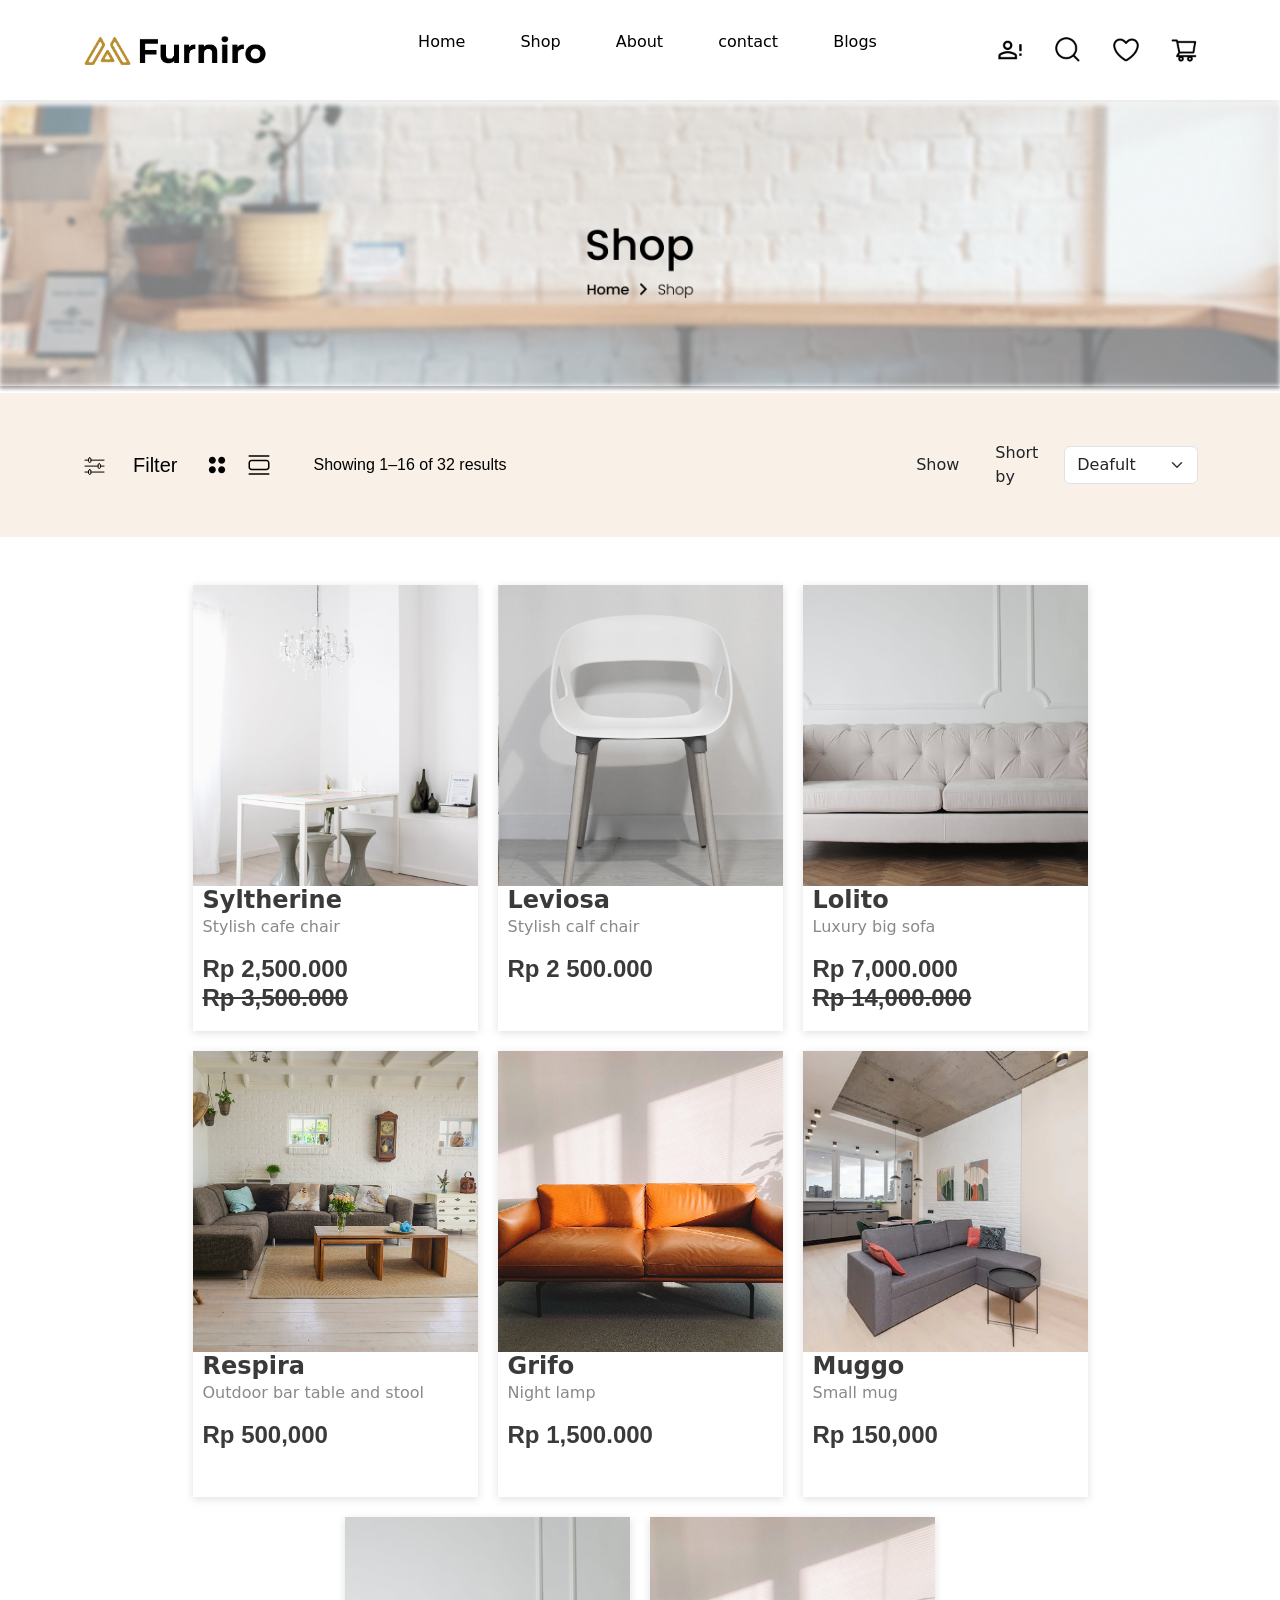
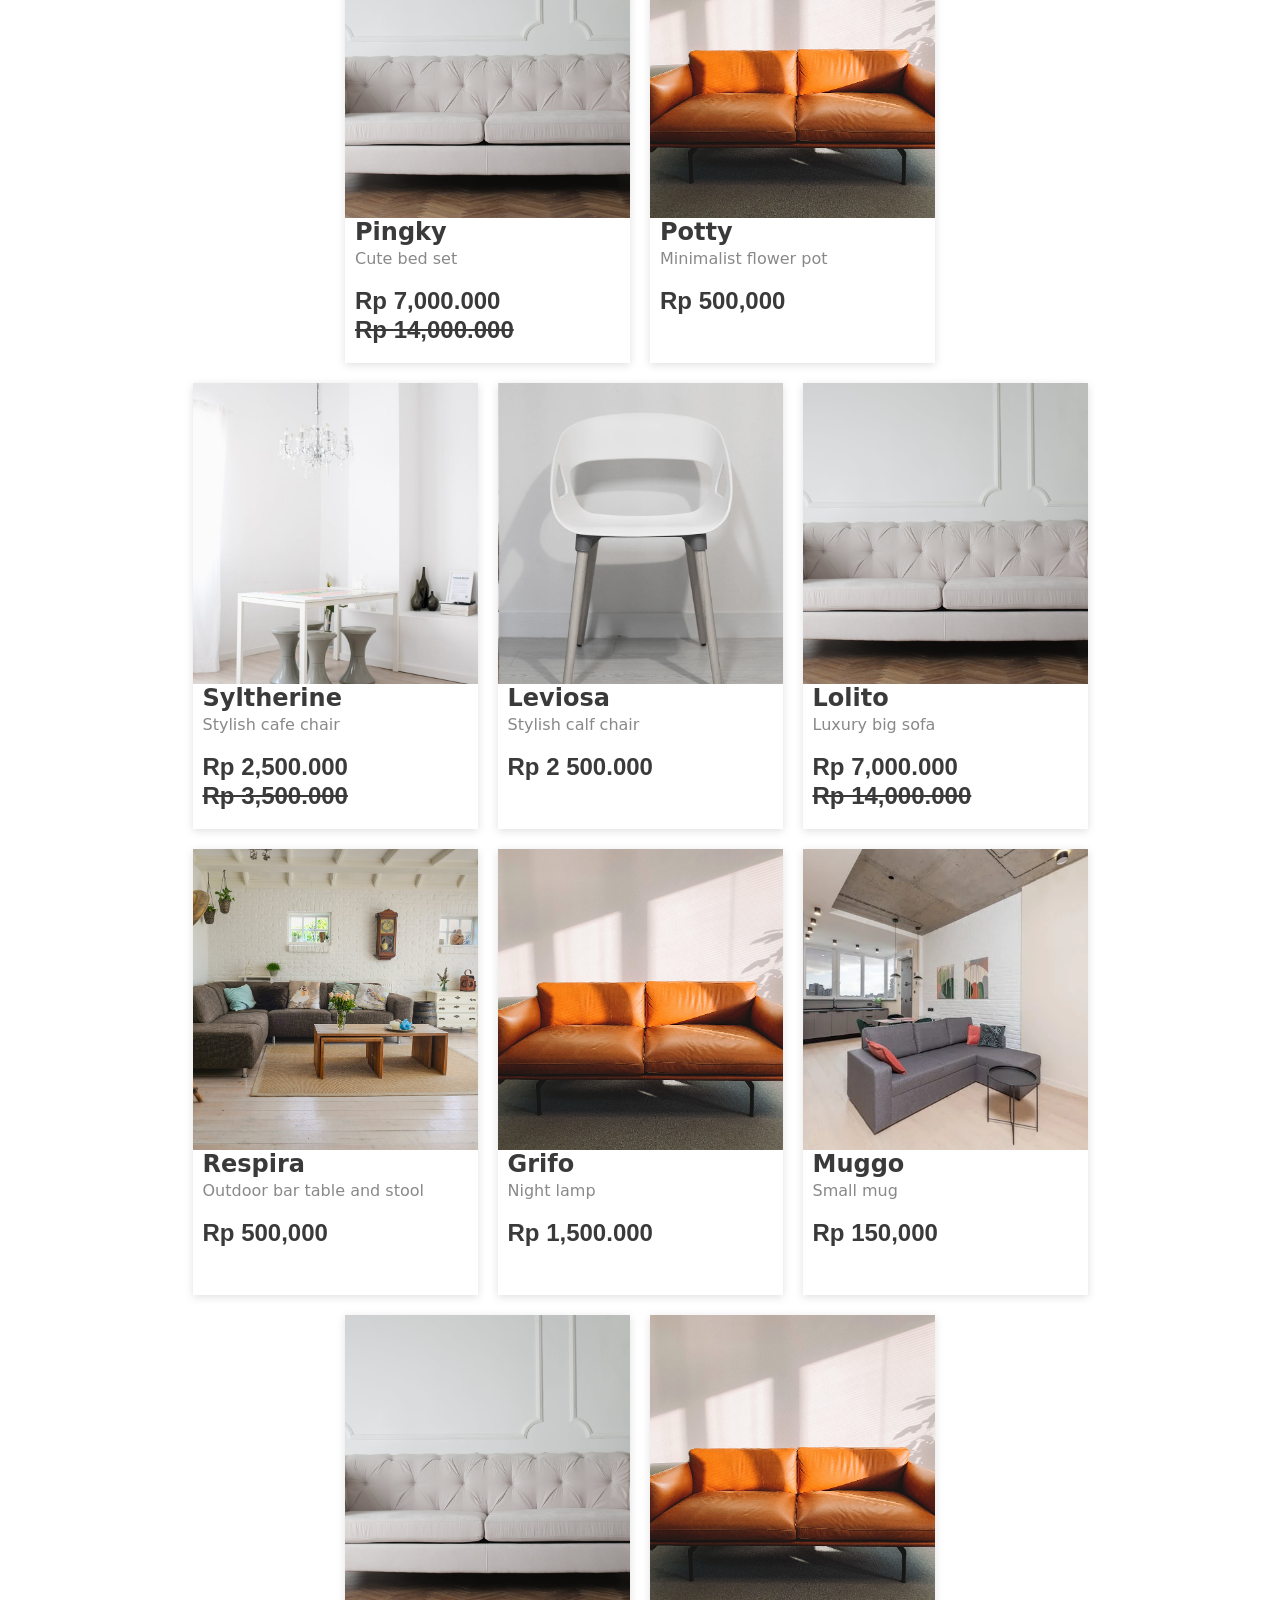
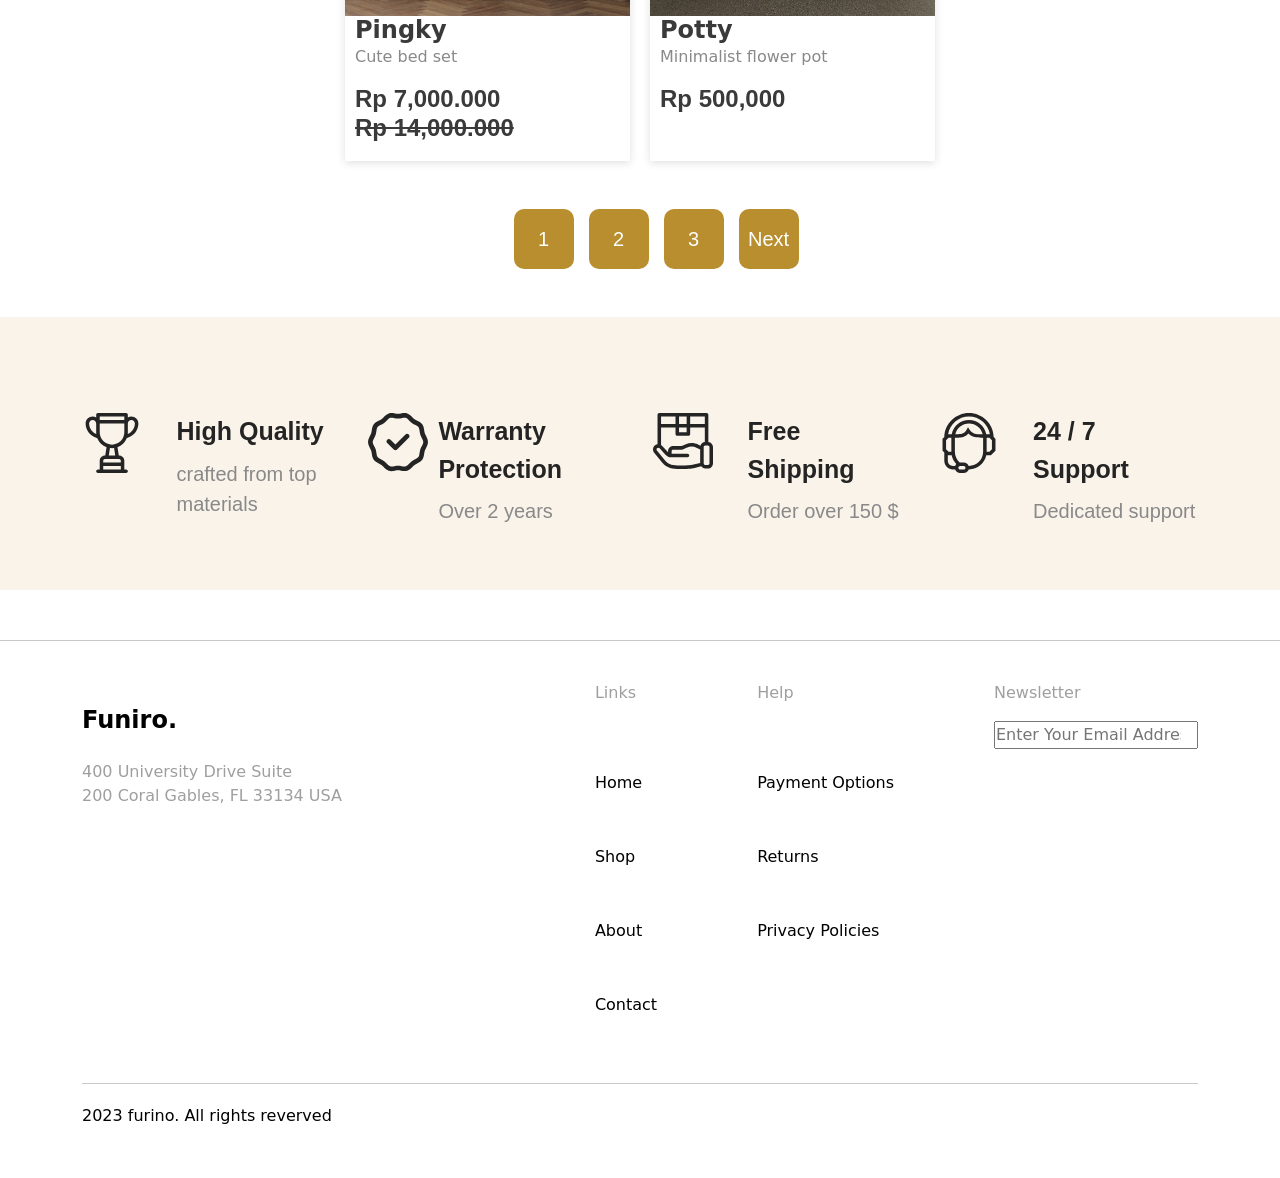
<file: shop.html>
<!DOCTYPE html>
<html lang="en">

<head>
    <meta charset="UTF-8">
    <meta name="viewport" content="width=device-width, initial-scale=1.0">
    <meta charset="UTF-8">
    <meta name="viewport" content="width=device-width, initial-scale=1.0">
    <link href="https://cdn.jsdelivr.net/npm/bootstrap@5.0.2/dist/css/bootstrap.min.css" rel="stylesheet"
        integrity="sha384-EVSTQN3/azprG1Anm3QDgpJLIm9Nao0Yz1ztcQTwFspd3yD65VohhpuuCOmLASjC" crossorigin="anonymous">
    <link rel="stylesheet" href="asset/style/style.css">
    <link rel="stylesheet" href="asset/style/resposive.css">
    <title>Shop</title>
</head>

<body>

    <header>
        <nav class="nav">
            <div class="container">
                <div class="cont-item">
                    <div class="nav-logo">
                        <img src="asset/image/Frame 168.png" alt="">
                    </div>

                    <div class="cont-list">
                        <ul>
                            <li><a href="./index.html">Home</a></li>
                            <li><a href="./shop.html">Shop</a></li>
                            <li><a href="#">About</a></li>
                            <li><a href="./contact.html">contact</a></li>
                            <li><a href="./blog.html">Blogs</a></li>
                        </ul>
                    </div>

                    <div class="nav-icons">
                        <img src="asset/image/mdi_account-alert-outline.png" alt="">
                        <img src="asset/image/akar-icons_search.png" alt="">
                        <img src="asset/image/akar-icons_heart.png" alt="">
                        <img src="asset/image/ant-design_shopping-cart-outlined.png" alt="">
                    </div>

                    <!-- mobile hamburger -->
                    <button class="mobile-toggle-btn" type="button" data-bs-toggle="offcanvas"
                        data-bs-target="#offcanvasExample" aria-controls="offcanvasExample">
                        <svg xmlns="http://www.w3.org/2000/svg" width="28" height="28" viewBox="0 0 24 24">
                            <path d="M0 0h24v24H0z" fill="none" />
                            <path fill="currentColor" d="M16 18v2H5v-2zm5-7v2H3v-2zm-2-7v2H8V4z" />
                        </svg>
                    </button>

                </div>
            </div>
        </nav>
    </header>

    <!-- ===== mobile offcanvas menu ===== -->
    <div class="offcanvas offcanvas-start" tabindex="-1" id="offcanvasExample" aria-labelledby="offcanvasExampleLabel">
        <div class="offcanvas-header">
            <h5 class="offcanvas-title" id="offcanvasExampleLabel">Menu</h5>
            <button type="button" class="btn-close text-reset" data-bs-dismiss="offcanvas" aria-label="Close"></button>
        </div>
        <div class="offcanvas-body">
            <ul class="mobile-nav-list">
                <li><a href="./index.html">Home</a></li>
                <li><a href="./shop.html">Shop</a></li>
                <li><a href="#">About</a></li>
                <li><a href="./contact.html">contact</a></li>
                <li><a href="./blog.html">Blogs</a></li>
            </ul>
        </div>
    </div>

    <section class="shop-hero">
        <img src="./asset/image/Group 78 (1).png" alt="" class="w-100">
    </section>

    <section class="filter-part p-lg-5 p-md-1">
        <div class="container">
            <div class="row d-flex justify-content-between align-items-center flex-wrap">
                <div class="col-auto d-flex align-items-center gap-3">
                    <svg width="25" height="25" viewBox="0 0 25 25" fill="none" xmlns="http://www.w3.org/2000/svg">
                        <path
                            d="M22.0238 7.14285H8.92857M6.54762 7.14285H2.97619M22.0238 19.0476H8.92857M6.54762 19.0476H2.97619M16.0714 13.0952H2.97619M22.0238 13.0952H18.4524M7.73809 4.7619C8.05383 4.7619 8.35663 4.88733 8.57989 5.11058C8.80315 5.33384 8.92857 5.63664 8.92857 5.95238V8.33333C8.92857 8.64906 8.80315 8.95187 8.57989 9.17512C8.35663 9.39838 8.05383 9.52381 7.73809 9.52381C7.42236 9.52381 7.11956 9.39838 6.8963 9.17512C6.67304 8.95187 6.54762 8.64906 6.54762 8.33333V5.95238C6.54762 5.63664 6.67304 5.33384 6.8963 5.11058C7.11956 4.88733 7.42236 4.7619 7.73809 4.7619V4.7619ZM7.73809 16.6667C8.05383 16.6667 8.35663 16.7921 8.57989 17.0153C8.80315 17.2386 8.92857 17.5414 8.92857 17.8571V20.2381C8.92857 20.5538 8.80315 20.8566 8.57989 21.0799C8.35663 21.3031 8.05383 21.4286 7.73809 21.4286C7.42236 21.4286 7.11956 21.3031 6.8963 21.0799C6.67304 20.8566 6.54762 20.5538 6.54762 20.2381V17.8571C6.54762 17.5414 6.67304 17.2386 6.8963 17.0153C7.11956 16.7921 7.42236 16.6667 7.73809 16.6667ZM17.2619 10.7143C17.5776 10.7143 17.8804 10.8397 18.1037 11.063C18.327 11.2862 18.4524 11.589 18.4524 11.9048V14.2857C18.4524 14.6014 18.327 14.9042 18.1037 15.1275C17.8804 15.3508 17.5776 15.4762 17.2619 15.4762C16.9462 15.4762 16.6434 15.3508 16.4201 15.1275C16.1969 14.9042 16.0714 14.6014 16.0714 14.2857V11.9048C16.0714 11.589 16.1969 11.2862 16.4201 11.063C16.6434 10.8397 16.9462 10.7143 17.2619 10.7143V10.7143Z"
                            stroke="black" stroke-linecap="round" stroke-linejoin="round" />
                    </svg>
                    <span class="fl">Filter</span>
                    <svg width="28" height="28" viewBox="0 0 28 28" fill="none" xmlns="http://www.w3.org/2000/svg">
                        <path
                            d="M18.6667 22.1666C17.7384 22.1666 16.8482 21.7979 16.1918 21.1415C15.5354 20.4851 15.1667 19.5949 15.1667 18.6666C15.1667 17.7384 15.5354 16.8482 16.1918 16.1918C16.8482 15.5354 17.7384 15.1666 18.6667 15.1666C19.5949 15.1666 20.4852 15.5354 21.1415 16.1918C21.7979 16.8482 22.1667 17.7384 22.1667 18.6666C22.1667 19.5949 21.7979 20.4851 21.1415 21.1415C20.4852 21.7979 19.5949 22.1666 18.6667 22.1666ZM9.33333 22.1666C8.40507 22.1666 7.51483 21.7979 6.85845 21.1415C6.20208 20.4851 5.83333 19.5949 5.83333 18.6666C5.83333 17.7384 6.20208 16.8482 6.85845 16.1918C7.51483 15.5354 8.40507 15.1666 9.33333 15.1666C10.2616 15.1666 11.1518 15.5354 11.8082 16.1918C12.4646 16.8482 12.8333 17.7384 12.8333 18.6666C12.8333 19.5949 12.4646 20.4851 11.8082 21.1415C11.1518 21.7979 10.2616 22.1666 9.33333 22.1666ZM18.6667 12.8333C17.7384 12.8333 16.8482 12.4646 16.1918 11.8082C15.5354 11.1518 15.1667 10.2616 15.1667 9.33331C15.1667 8.40506 15.5354 7.51482 16.1918 6.85844C16.8482 6.20206 17.7384 5.83331 18.6667 5.83331C19.5949 5.83331 20.4852 6.20206 21.1415 6.85844C21.7979 7.51482 22.1667 8.40506 22.1667 9.33331C22.1667 10.2616 21.7979 11.1518 21.1415 11.8082C20.4852 12.4646 19.5949 12.8333 18.6667 12.8333ZM9.33333 12.8333C8.40507 12.8333 7.51483 12.4646 6.85845 11.8082C6.20208 11.1518 5.83333 10.2616 5.83333 9.33331C5.83333 8.40506 6.20208 7.51482 6.85845 6.85844C7.51483 6.20206 8.40507 5.83331 9.33333 5.83331C10.2616 5.83331 11.1518 6.20206 11.8082 6.85844C12.4646 7.51482 12.8333 8.40506 12.8333 9.33331C12.8333 10.2616 12.4646 11.1518 11.8082 11.8082C11.1518 12.4646 10.2616 12.8333 9.33333 12.8333Z"
                            fill="black" />
                    </svg>
                    <svg width="24" height="24" viewBox="0 0 24 24" fill="none" xmlns="http://www.w3.org/2000/svg">
                        <path
                            d="M4.5 6.75H19.5C20.2956 6.75 21.0587 7.06607 21.6213 7.62868C22.1839 8.19129 22.5 8.95435 22.5 9.75V14.25C22.5 15.0456 22.1839 15.8087 21.6213 16.3713C21.0587 16.9339 20.2956 17.25 19.5 17.25H4.5C3.70435 17.25 2.94129 16.9339 2.37868 16.3713C1.81607 15.8087 1.5 15.0456 1.5 14.25V9.75C1.5 8.95435 1.81607 8.19129 2.37868 7.62868C2.94129 7.06607 3.70435 6.75 4.5 6.75V6.75ZM4.5 8.25C4.10218 8.25 3.72064 8.40804 3.43934 8.68934C3.15804 8.97064 3 9.35218 3 9.75V14.25C3 14.6478 3.15804 15.0294 3.43934 15.3107C3.72064 15.592 4.10218 15.75 4.5 15.75H19.5C19.8978 15.75 20.2794 15.592 20.5607 15.3107C20.842 15.0294 21 14.6478 21 14.25V9.75C21 9.35218 20.842 8.97064 20.5607 8.68934C20.2794 8.40804 19.8978 8.25 19.5 8.25H4.5ZM1.5 3C1.5 2.80109 1.57902 2.61032 1.71967 2.46967C1.86032 2.32902 2.05109 2.25 2.25 2.25H21.75C21.9489 2.25 22.1397 2.32902 22.2803 2.46967C22.421 2.61032 22.5 2.80109 22.5 3C22.5 3.19891 22.421 3.38968 22.2803 3.53033C22.1397 3.67098 21.9489 3.75 21.75 3.75H2.25C2.05109 3.75 1.86032 3.67098 1.71967 3.53033C1.57902 3.38968 1.5 3.19891 1.5 3V3ZM1.5 21C1.5 20.8011 1.57902 20.6103 1.71967 20.4697C1.86032 20.329 2.05109 20.25 2.25 20.25H21.75C21.9489 20.25 22.1397 20.329 22.2803 20.4697C22.421 20.6103 22.5 20.8011 22.5 21C22.5 21.1989 22.421 21.3897 22.2803 21.5303C22.1397 21.671 21.9489 21.75 21.75 21.75H2.25C2.05109 21.75 1.86032 21.671 1.71967 21.5303C1.57902 21.3897 1.5 21.1989 1.5 21V21Z"
                            fill="black" />
                    </svg>
                    <small></small>
                    <span class="result">Showing 1–16 of 32 results</span>
                </div>
                <div class="col-auto d-flex align-items-center gap-3">
                    <span>Show</span>

                    <span>Short by</span>
                    <select class="form-select" aria-label="Default select example">
                        <option selected>Deafult</option>
                        <option value="sofa">sofa</option>
                        <option value="bed">bed</option>
                        <option value="carpet">carpet</option>
                    </select>
                </div>
            </div>
        </div>
    </section>

    <section class="mt-5">
        <div class="container">
            <div>
                <div class="cards">
                    <div class="card-box">
                        <div class="box-img">
                            <a href="./singleproduct.html"><img src="asset/image/Images.png" alt=""></a>
                        </div>
                        <span>Syltherine</span>
                        <p>Stylish cafe chair</p>
                        <span class="one">Rp 2,500.000</span> <span class="two">Rp 3,500.000</span>
                    </div>

                    <div class="card-box">
                        <div class="box-img">
                            <img src="asset/image/Images (1).png" alt="">
                        </div>
                        <span>Leviosa</span>
                        <p>Stylish calf chair</p>
                        <span class="one">Rp 2 500.000</span>
                        <span class="two"></span>
                    </div>

                    <div class="card-box">
                        <div class="box-img">
                            <img src="asset/image/Images (2).png" alt="">
                        </div>
                        <span>Lolito</span>
                        <p>Luxury big sofa</p>
                        <span class="one">Rp 7,000.000</span>
                        <span class="two">Rp 14,000.000</span>
                    </div>

                    <div class="card-box">
                        <div class="box-img">
                            <img src="asset/image/image 4.png" alt="">
                        </div>
                        <span>Respira</span>
                        <p>Outdoor bar table and stool</p>
                        <span class="one">Rp 500,000</span>
                        <span class="two"></span>
                    </div>

                    <div class="card-box">
                        <div class="box-img">
                            <img src="asset/image/Images (5).png" alt="">
                        </div>
                        <span>Grifo</span>
                        <p>Night lamp</p>
                        <span class="one">Rp 1,500.000</span>
                        <span class="two"></span>
                    </div>

                    <div class="card-box">
                        <div class="box-img">
                            <img src="asset/image/Images (3).png" alt="">
                        </div>
                        <span>Muggo</span>
                        <p>Small mug</p>
                        <span class="one">Rp 150,000</span>
                        <span class="two"></span>
                    </div>

                    <div class="card-box">
                        <div class="box-img">
                            <img src="asset/image/Images (2).png" alt="">
                        </div>
                        <span>Pingky</span>
                        <p>Cute bed set</p>
                        <span class="one">Rp 7,000.000</span>
                        <span class="two">Rp 14,000.000</span>
                    </div>

                    <div class="card-box">
                        <div class="box-img">
                            <img src="asset/image/Images (5).png" alt="">
                        </div>
                        <span>Potty</span>
                        <p>Minimalist flower pot</p>
                        <span class="one">Rp 500,000</span>
                        <span class="two"></span>
                    </div>
                    <div class="cards">
                        <div class="card-box">
                            <div class="box-img">
                                <img src="asset/image/Images.png" alt="">
                            </div>
                            <span>Syltherine</span>
                            <p>Stylish cafe chair</p>
                            <span class="one">Rp 2,500.000</span> <span class="two">Rp 3,500.000</span>
                        </div>

                        <div class="card-box">
                            <div class="box-img">
                                <img src="asset/image/Images (1).png" alt="">
                            </div>
                            <span>Leviosa</span>
                            <p>Stylish calf chair</p>
                            <span class="one">Rp 2 500.000</span>
                            <span class="two"></span>
                        </div>

                        <div class="card-box">
                            <div class="box-img">
                                <img src="asset/image/Images (2).png" alt="">
                            </div>
                            <span>Lolito</span>
                            <p>Luxury big sofa</p>
                            <span class="one">Rp 7,000.000</span>
                            <span class="two">Rp 14,000.000</span>
                        </div>

                        <div class="card-box">
                            <div class="box-img">
                                <img src="asset/image/image 4.png" alt="">
                            </div>
                            <span>Respira</span>
                            <p>Outdoor bar table and stool</p>
                            <span class="one">Rp 500,000</span>
                            <span class="two"></span>
                        </div>

                        <div class="card-box">
                            <div class="box-img">
                                <img src="asset/image/Images (5).png" alt="">
                            </div>
                            <span>Grifo</span>
                            <p>Night lamp</p>
                            <span class="one">Rp 1,500.000</span>
                            <span class="two"></span>
                        </div>
                        <div class="card-box">
                            <div class="box-img">
                                <img src="asset/image/Images (3).png" alt="">
                            </div>
                            <span>Muggo</span>
                            <p>Small mug</p>
                            <span class="one">Rp 150,000</span>
                            <span class="two"></span>
                        </div>
                        <div class="card-box">
                            <div class="box-img">
                                <img src="asset/image/Images (2).png" alt="">
                            </div>
                            <span>Pingky</span>
                            <p>Cute bed set</p>
                            <span class="one">Rp 7,000.000</span>
                            <span class="two">Rp 14,000.000</span>
                        </div>
                        <div class="card-box">
                            <div class="box-img">
                                <img src="asset/image/Images (5).png" alt="">
                            </div>
                            <span>Potty</span>
                            <p>Minimalist flower pot</p>
                            <span class="one">Rp 500,000</span>
                            <span class="two"></span>
                        </div>
                    </div>
                </div>
                <div class="mt-5  shop-pages">
                    <ul class="d-flex justify-content-center ">
                        <li><a href="#">1</a></li>
                        <li><a href="#">2</a></li>
                        <li><a href="#">3</a></li>
                        <li><a href="#">Next</a></li>
                    </ul>
                </div>
            </div>
        </div>
    </section>

    <!-- ==========service=========== -->
    <section class="service mt-5 p-lg-5 p-md-1">
        <div class="container">
            <div class="row mt-5" style="display: flex; gap: 2px;">

                <div class="col row align-item-center ">
                    <div class="col-4 ">
                        <svg width="60" height="60" viewBox="0 0 60 60" fill="none" xmlns="http://www.w3.org/2000/svg">
                            <path
                                d="M49.3546 3.51562C48.0743 3.51562 46.8741 3.86121 45.8389 4.46156V1.75781C45.8389 0.787031 45.0519 0 44.0811 0H15.9561C14.9852 0 14.1982 0.787031 14.1982 1.75781V4.48301C13.1549 3.8693 11.9409 3.51562 10.6454 3.51562C6.7684 3.51562 3.61418 6.66984 3.61418 10.5469C3.61418 13.5041 4.49051 16.3615 6.14836 18.8102C8.97071 22.9789 12.4511 24.0607 15.3309 25.2127C16.9915 29.348 20.3495 32.6252 24.5384 34.1769L23.2421 42.4219H22.9874C20.0796 42.4219 17.7139 44.7875 17.7139 47.6953V56.4844H15.9561C14.9854 56.4844 14.1983 57.2714 14.1983 58.2422C14.1983 59.213 14.9854 60 15.9561 60H44.0811C45.0519 60 45.8389 59.213 45.8389 58.2422C45.8389 57.2714 45.0519 56.4844 44.0811 56.4844H42.3233V47.6953C42.3233 44.7875 39.9577 42.4219 37.0499 42.4219H36.7951L35.499 34.177C39.694 32.623 43.0557 29.3386 44.7138 25.1948C47.4343 24.1066 51.0005 23.0217 53.8518 18.8102C55.5096 16.3615 56.3859 13.504 56.3859 10.5469C56.3858 6.66984 53.2316 3.51562 49.3546 3.51562ZM14.1852 20.968C9.89918 19.2536 7.12981 15.1631 7.12981 10.5469C7.12981 8.60836 8.70692 7.03125 10.6454 7.03125C12.5839 7.03125 14.1611 8.60836 14.1611 10.5469C14.1611 10.6705 14.1741 10.791 14.1983 10.9073V19.3359C14.1983 19.9009 14.2287 20.4588 14.2868 21.0087L14.1852 20.968ZM38.8077 56.4844H21.2296V52.9688H38.8077V56.4844ZM37.0499 45.9375C38.0191 45.9375 38.8077 46.7261 38.8077 47.6953V49.4531H21.2296V47.6953C21.2296 46.7261 22.0181 45.9375 22.9874 45.9375C23.9411 45.9375 34.8134 45.9375 37.0499 45.9375ZM26.8009 42.4219L27.9641 35.023C28.6368 35.1107 29.3224 35.1562 30.0186 35.1562C30.7148 35.1562 31.4005 35.1105 32.0732 35.023L33.2364 42.4219H26.8009ZM42.3233 19.3359C42.3233 26.1207 36.8034 31.6406 30.0186 31.6406C23.2338 31.6406 17.7139 26.1207 17.7139 19.3359V10.5469H42.3233V19.3359ZM42.3233 7.03125H17.7139V3.51562H42.3233V7.03125ZM45.8147 20.968L45.7522 20.993C45.8092 20.4483 45.8388 19.8955 45.8388 19.3359V10.5469C45.8389 8.60836 47.4161 7.03125 49.3546 7.03125C51.2931 7.03125 52.8702 8.60836 52.8702 10.5469C52.8702 15.1631 50.1008 19.2537 45.8147 20.968Z"
                                fill="#242424" />
                        </svg>
                    </div>
                    <div class="col-8">
                        <h4>High Quality</h4>
                        <p>crafted from top materials</p>
                    </div>
                </div>

                <div class="col row align-item-center ">
                    <div class="col-3 ">
                        <svg width="60" height="59" viewBox="0 0 60 59" fill="none" xmlns="http://www.w3.org/2000/svg">
                            <path
                                d="M56.786 20.3237C55.9943 17.8722 56.3318 14.1921 54.274 11.3507C52.2 8.48688 48.5929 7.67289 46.556 6.1832C44.5406 4.70922 42.6656 1.50168 39.2755 0.39543C35.981 -0.679648 32.6121 0.779219 30 0.779219C27.3882 0.779219 24.0196 -0.68 20.7245 0.395313C17.335 1.50133 15.4584 4.70957 13.4443 6.18285C11.4097 7.67078 7.79988 8.48699 5.72625 11.3504C3.6702 14.1895 4.0043 17.8779 3.21398 20.3236C2.46187 22.6513 0 25.445 0 29.0628C0 32.6828 2.45906 35.4657 3.21398 37.8018C4.0057 40.2534 3.6682 43.9334 5.72602 46.7748C7.79988 49.6388 11.4069 50.4527 13.444 51.9425C15.459 53.4162 17.3344 56.624 20.7245 57.7301C24.0168 58.8045 27.3909 57.3463 30 57.3463C32.6054 57.3463 35.9875 58.803 39.2755 57.7302C42.6652 56.6242 44.5405 53.4167 46.5557 51.9427C48.5903 50.4548 52.2001 49.6386 54.2738 46.7752C56.3299 43.936 55.9956 40.2479 56.786 37.8019C57.5381 35.4741 60 32.6805 60 29.0628C60 25.443 57.5415 22.6609 56.786 20.3237ZM52.3257 36.3605C51.4029 39.217 51.6446 42.4137 50.4775 44.0255C49.2946 45.6587 46.1869 46.4048 43.7889 48.1588C41.4171 49.8933 39.7548 52.6429 37.8214 53.2737C35.9924 53.8707 33.0116 52.6586 30.0001 52.6586C26.9666 52.6586 24.0165 53.8732 22.1787 53.2737C20.2455 52.6429 18.5856 49.8952 16.2113 48.1587C13.8274 46.4153 10.702 45.6539 9.52254 44.0253C8.3591 42.4189 8.59172 39.2 7.67449 36.3606C6.77543 33.5787 4.6875 31.1699 4.6875 29.0628C4.6875 26.9535 6.77355 24.553 7.67426 21.765C8.59711 18.9087 8.35535 15.7117 9.52254 14.1C10.7047 12.4679 13.8148 11.7194 16.2113 9.96672C18.5905 8.2266 20.2424 5.48359 22.1784 4.85184C24.006 4.25559 26.9965 5.46695 29.9999 5.46695C33.0389 5.46695 35.9816 4.25148 37.8213 4.85184C39.7542 5.48254 41.4156 8.23129 43.7889 9.96684C46.1723 11.7102 49.298 12.4716 50.4775 14.1002C51.6411 15.7069 51.4072 18.9225 52.3255 21.7648V21.7649C53.2246 24.5468 55.3125 26.9556 55.3125 29.0628C55.3125 31.172 53.2264 33.5725 52.3257 36.3605ZM40.798 21.5399C41.7134 22.4553 41.7134 23.9392 40.798 24.8545L29.0668 36.5856C28.1515 37.501 26.6674 37.5009 25.7522 36.5856L19.2021 30.0355C18.2868 29.1202 18.2866 27.6362 19.202 26.721C20.1173 25.8058 21.6015 25.8057 22.5165 26.721L27.4095 31.6138L37.4832 21.54C38.3986 20.6247 39.8827 20.6247 40.798 21.5399Z"
                                fill="#242424" />
                        </svg>
                    </div>
                    <div class="col-8">
                        <h4>Warranty Protection</h4>
                        <p>Over 2 years</p>
                    </div>
                </div>

                <div class="col row align-item-center ">
                    <div class="col-4">
                        <svg width="60" height="56" viewBox="0 0 60 56" fill="none" xmlns="http://www.w3.org/2000/svg">
                            <path
                                d="M55.3479 29.0873V1.76499C55.3479 0.790245 54.5576 0 53.5829 0H6.29505C5.3203 0 4.53006 0.790245 4.53006 1.76499V31.2654C3.67863 31.3894 2.84626 31.7199 2.10991 32.2666C-0.211409 33.9126 -0.760439 37.5963 1.18399 39.8681L9.13386 49.5057C14.0549 55.2651 19.2824 55.9708 27.0538 55.9708C33.7228 55.9708 36.7043 56.0002 42.5164 54.6758L48.1759 53.3222C49.0936 54.6037 50.5504 55.4339 52.1882 55.4339H54.9762C57.7463 55.4339 59.9999 53.0597 59.9999 50.1415V34.3638C60 31.5773 57.9449 29.2885 55.3479 29.0873ZM47.4146 32.718L45.0629 31.5235C41.1963 29.5718 36.7258 29.4996 32.7981 31.3256C31.7265 31.7471 29.3893 33.1612 28.177 33.1139H20.0167C17.3099 33.1139 15.1076 35.316 15.1076 38.0229V39.3101C15.0925 39.2941 15.0766 39.2789 15.0616 39.2627L9.23423 32.9373C8.88158 32.5545 8.4854 32.2342 8.06016 31.9773V14.4663H22.504V20.9363C22.504 21.9111 23.2943 22.7013 24.269 22.7013H35.4062C36.3809 22.7013 37.1712 21.9111 37.1712 20.9363V14.4663H51.818V29.0871C49.7558 29.2465 48.0362 30.7218 47.4146 32.718ZM26.0339 14.4663H33.6411V19.1713H26.0339V14.4663ZM51.8179 10.9363H37.1712V3.52998H51.818V10.9363H51.8179ZM33.6412 3.52998V10.9365H26.034V3.52998H33.6412ZM22.5039 3.52998V10.9365H8.06004V3.52998H22.5039ZM41.6972 51.2421C36.3281 52.4718 33.0945 52.4221 27.1171 52.4221C19.8218 52.4221 16.2969 52.3042 11.8571 47.2594L3.90725 37.6217C2.52444 35.8211 5.02908 33.6954 6.63804 35.3289L12.4655 41.6543C14.0056 43.2794 15.9437 44.1738 18.3324 44.2264H34.4889C35.4636 44.2264 36.2539 43.4362 36.2539 42.4614C36.2539 41.4867 35.4636 40.6964 34.4889 40.6964H18.6375V38.0227C18.6375 37.2623 19.2561 36.6437 20.0165 36.6437H28.1769C30.0153 36.7753 32.6688 35.2403 34.2863 34.5264C37.2279 33.1586 40.5762 33.2127 43.4683 34.6725L47.1647 36.55V49.9343L41.6972 51.2421ZM56.4701 50.1414C56.4701 51.1132 55.7999 51.9038 54.9763 51.9038H52.1883C51.3646 51.9038 50.6947 51.1132 50.6947 50.1414V34.3638C50.6947 33.392 51.3648 32.6012 52.1883 32.6012H54.9763C55.7999 32.6012 56.4701 33.3918 56.4701 34.3638V50.1414Z"
                                fill="#242424" />
                        </svg>
                    </div>
                    <div class="col-8">
                        <h4>Free Shipping</h4>
                        <p>Order over 150 $</p>
                    </div>
                </div>

                <div class="col row align-item-center">
                    <div class="col-4">
                        <svg width="60" height="60" viewBox="0 0 60 60" fill="none" xmlns="http://www.w3.org/2000/svg">
                            <path
                                d="M54.6935 23.9628C54.2992 10.6825 43.3741 0 29.9999 0C16.6257 0 5.70059 10.6825 5.30612 23.9628L3.5293 25.7396V37.7898L5.294 39.5545V47.7647C5.294 52.5652 9.19941 56.4706 13.9999 56.4706H16.1858C16.9142 58.5246 18.8758 60 21.1764 60H24.7058C27.0079 60 28.9705 58.5225 29.6978 56.4664C29.7986 56.4681 29.8997 56.4706 29.9999 56.4706C38.522 56.4706 45.6526 50.3981 47.2921 42.3529H51.9073L56.4705 37.7898V25.7396L54.6935 23.9628ZM29.9999 3.52941C40.4741 3.52941 49.1953 11.174 50.8806 21.1765H47.2921C45.6526 13.1313 38.522 7.05882 29.9999 7.05882C21.4778 7.05882 14.3472 13.1313 12.7077 21.1765H9.11918C10.8045 11.174 19.5257 3.52941 29.9999 3.52941ZM43.6708 21.1765C37.9662 21.1594 33.9368 21.5068 30.6147 16.6506L29.0015 14.2926L27.6152 16.7907C25.5952 20.4306 22.8748 21.1765 19.4117 21.1765H16.3289C17.9001 15.0944 23.4337 10.5882 29.9999 10.5882C36.5661 10.5882 42.0997 15.0944 43.6708 21.1765ZM12.3528 38.8235H9.55436L7.05871 36.3279V27.2015L9.55436 24.7059H12.3528V38.8235ZM8.82341 47.7647V42.3529H12.7042C13.3686 45.6441 14.9581 48.6652 17.3129 51.0916C16.8193 51.6191 16.4321 52.2467 16.1858 52.9412H13.9999C11.1455 52.9412 8.82341 50.6191 8.82341 47.7647ZM24.7058 56.4706H21.1764C20.2032 56.4706 19.4117 55.6791 19.4117 54.7059C19.4117 53.7328 20.2032 52.9412 21.1764 52.9412H24.7058C25.6788 52.9412 26.4705 53.7328 26.4705 54.7059C26.4705 55.6791 25.6788 56.4706 24.7058 56.4706ZM44.1175 38.8235C44.1175 46.608 37.7844 52.9412 29.9999 52.9412C29.8987 52.9412 29.7967 52.9392 29.6948 52.9368C28.9652 50.8851 27.0047 49.4118 24.7058 49.4118C21.0822 49.4198 21.14 49.3936 20.6884 49.4352C17.6246 46.7498 15.8822 42.9248 15.8822 38.8235V24.7059H19.4117C22.5348 24.7059 26.3384 24.1909 29.2826 20.6076C33.1673 24.6786 37.9146 24.7059 42.1761 24.7059H44.1175V38.8235ZM52.9411 36.3279L50.4454 38.8235H47.6469V24.7059H50.4454L52.9411 27.2015V36.3279Z"
                                fill="#242424" />
                        </svg>
                    </div>
                    <div class="col-8">
                        <h4>24 / 7 Support</h4>
                        <p>Dedicated support</p>
                    </div>
                </div>
            </div>
        </div>
    </section>

    <!-- footer-part -->
    <section class="footer">
        <hr>
        <div class="container">
            <div class="footer-data">
                <div class="left-part">
                    <h4>Funiro.</h4>
                    <p>400 University Drive Suite <br> 200 Coral Gables,
                        FL 33134 USA</p>
                </div>

                <div class="right-part">
                    <div class="right-one">
                        <p>Links</p>
                        <ul>
                            <li><a href="#">Home</a></li>
                            <li><a href="#">Shop</a></li>
                            <li><a href="#">About</a></li>
                            <li><a href="#">Contact</a></li>
                        </ul>
                    </div>
                    <div class="right-two">
                        <p>Help</p>
                        <ul>
                            <li><a href="#">Payment Options</a></li>
                            <li><a href="#">Returns</a></li>
                            <li><a href="#">Privacy Policies</a></li>
                        </ul>
                    </div>
                    <div class="right-three">
                        <p>Newsletter</p>
                        <input type="search" placeholder="Enter Your Email Address">
                    </div>
                </div>
            </div>
            <hr>
            <p class="last-p">2023 furino. All rights reverved</p>
        </div>
    </section>
    <script src="https://cdn.jsdelivr.net/npm/bootstrap@5.3.3/dist/js/bootstrap.bundle.min.js"
        crossorigin="anonymous"></script>
</body>

</html>
</file>
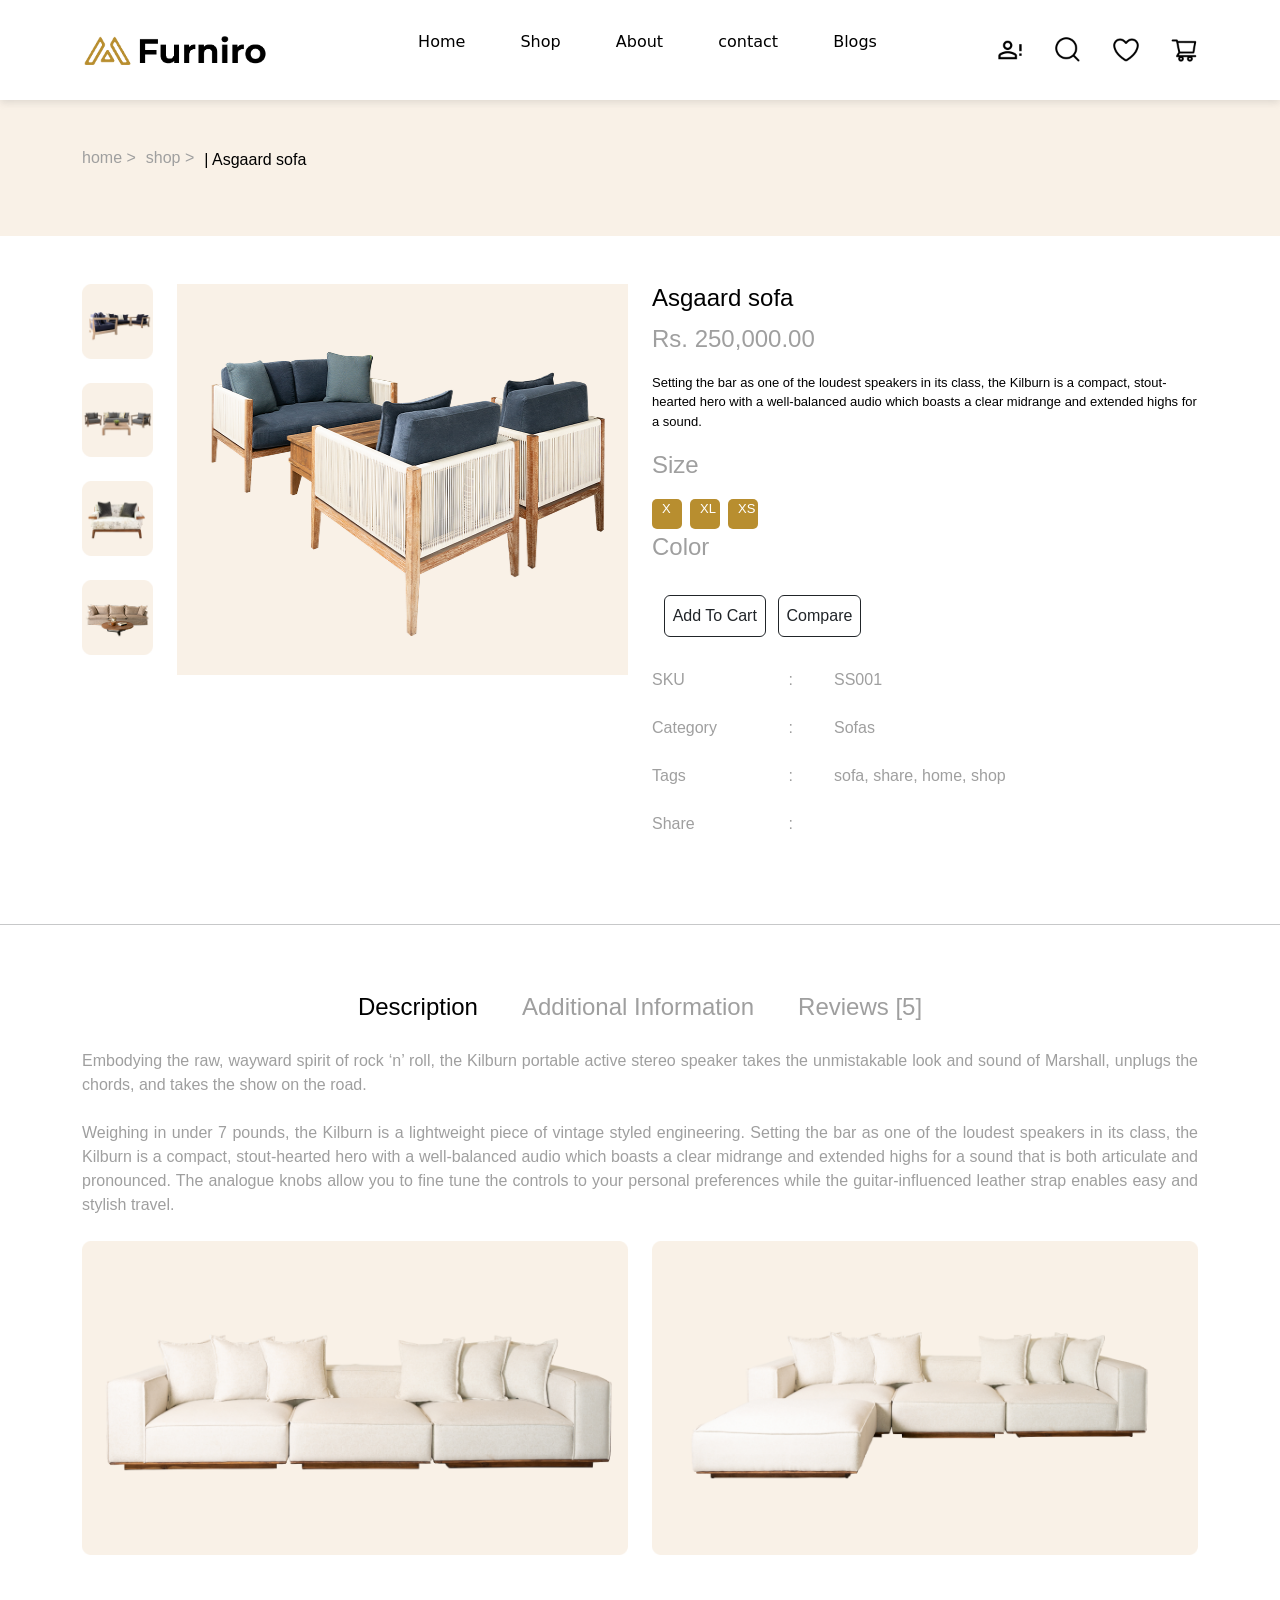
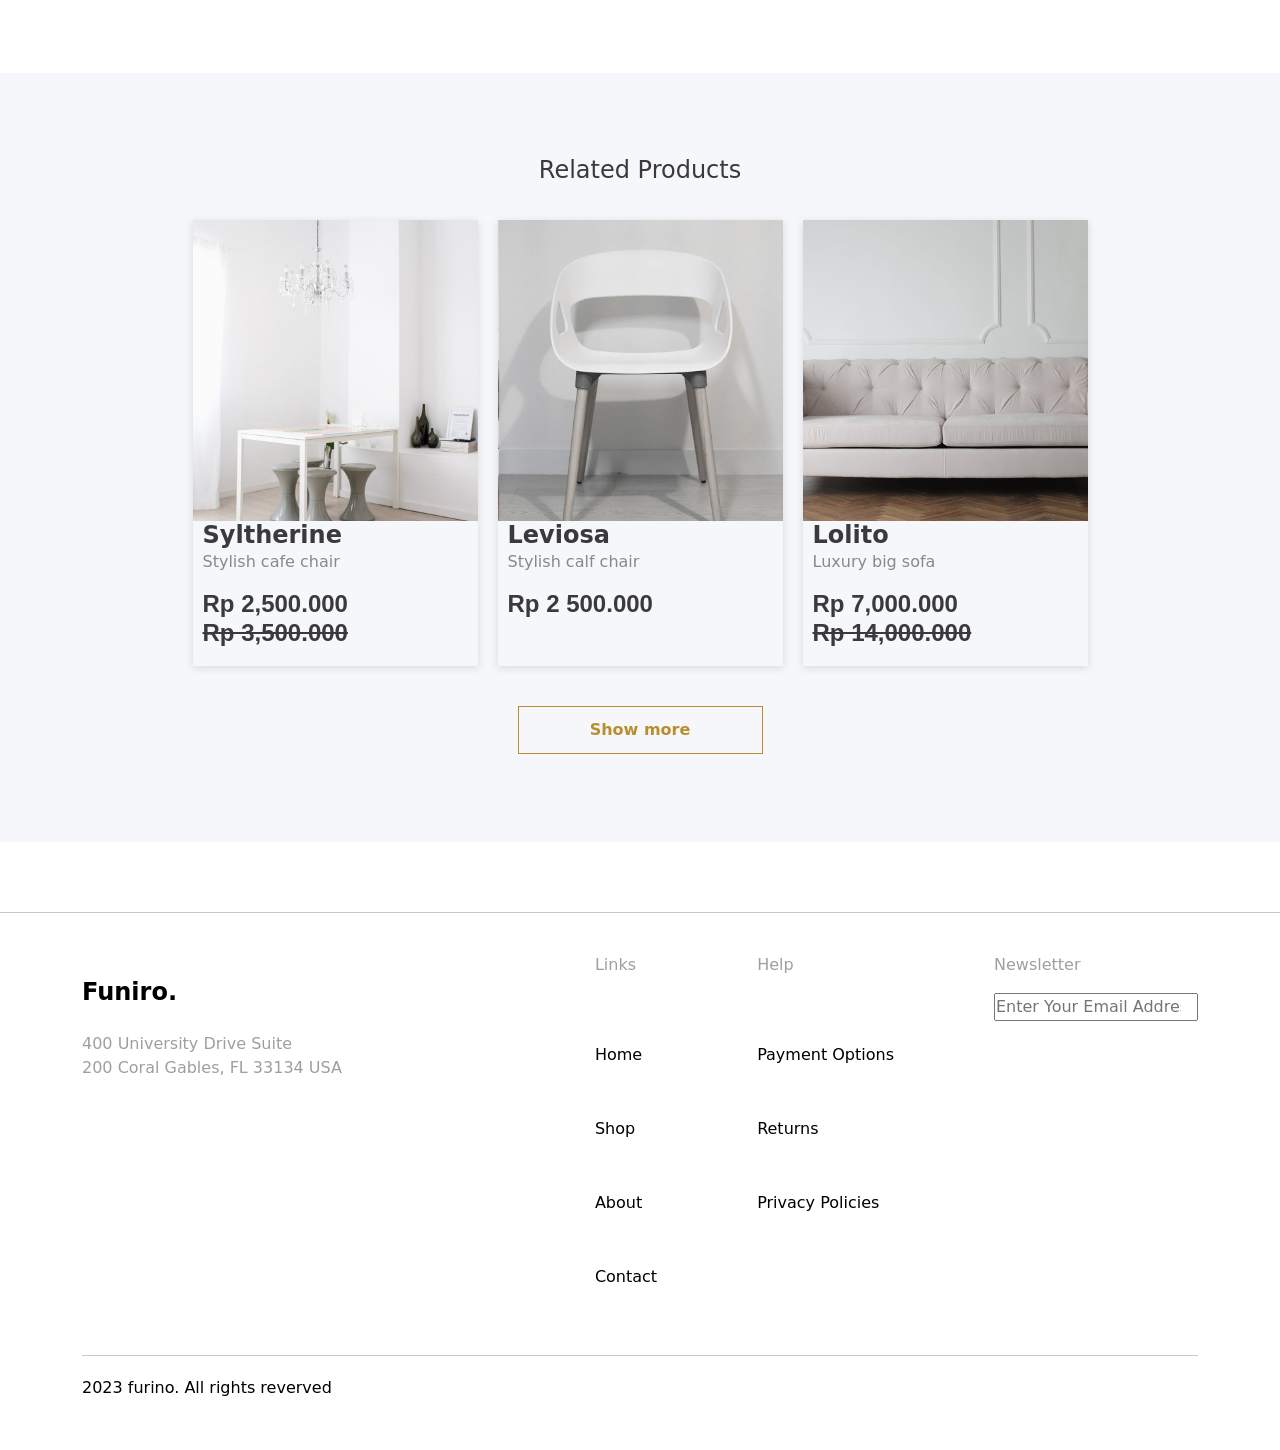
<file: singleproduct.html>
<!DOCTYPE html>
<html lang="en">

<head>
    <meta charset="UTF-8">
    <meta name="viewport" content="width=device-width, initial-scale=1.0">
    <link href="https://cdn.jsdelivr.net/npm/bootstrap@5.0.2/dist/css/bootstrap.min.css" rel="stylesheet"
        integrity="sha384-EVSTQN3/azprG1Anm3QDgpJLIm9Nao0Yz1ztcQTwFspd3yD65VohhpuuCOmLASjC" crossorigin="anonymous">
    <link rel="stylesheet" href="asset/style/style.css">
    <link rel="stylesheet" href="asset/style/resposive.css">
    <title>Single | product</title>
</head>

<body>
    <header>
        <nav class="nav">
            <div class="container">
                <div class="cont-item">
                    <div class="nav-logo">
                        <img src="asset/image/Frame 168.png" alt="">
                    </div>

                    <div class="cont-list">
                        <ul>
                            <li><a href="./index.html">Home</a></li>
                            <li><a href="./shop.html">Shop</a></li>
                            <li><a href="#">About</a></li>
                            <li><a href="./contact.html">contact</a></li>
                            <li><a href="./blog.html">Blogs</a></li>
                        </ul>
                    </div>

                    <div class="nav-icons">
                        <img src="asset/image/mdi_account-alert-outline.png" alt="">
                        <img src="asset/image/akar-icons_search.png" alt="">
                        <img src="asset/image/akar-icons_heart.png" alt="">
                        <img src="asset/image/ant-design_shopping-cart-outlined.png" alt="">
                    </div>

                    <!-- mobile hamburger -->
                    <button class="mobile-toggle-btn" type="button" data-bs-toggle="offcanvas"
                        data-bs-target="#offcanvasExample" aria-controls="offcanvasExample">
                        <svg xmlns="http://www.w3.org/2000/svg" width="28" height="28" viewBox="0 0 24 24">
                            <path d="M0 0h24v24H0z" fill="none" />
                            <path fill="currentColor" d="M16 18v2H5v-2zm5-7v2H3v-2zm-2-7v2H8V4z" />
                        </svg>
                    </button>

                </div>
            </div>
        </nav>
    </header>

    <!-- ===== mobile offcanvas menu ===== -->
    <div class="offcanvas offcanvas-start" tabindex="-1" id="offcanvasExample" aria-labelledby="offcanvasExampleLabel">
        <div class="offcanvas-header">
            <h5 class="offcanvas-title" id="offcanvasExampleLabel">Menu</h5>
            <button type="button" class="btn-close text-reset" data-bs-dismiss="offcanvas" aria-label="Close"></button>
        </div>
        <div class="offcanvas-body">
            <ul class="mobile-nav-list">
                <li><a href="./index.html">Home</a></li>
                <li><a href="./shop.html">Shop</a></li>
                <li><a href="#">About</a></li>
                <li><a href="./contact.html">contact</a></li>
                <li><a href="./blog.html">Blogs</a></li>
            </ul>
            <div class="mobile-icons">
                <img src="asset/image/mdi_account-alert-outline.png" alt="">
                <img src="asset/image/akar-icons_search.png" alt="">
                <img src="asset/image/akar-icons_heart.png" alt="">
                <img src="asset/image/ant-design_shopping-cart-outlined.png" alt="">
            </div>
        </div>
    </div>
    
    <section class="product-loc p-lg-5 p-md-1" style="background-color: #f9f1e7;">
        <div class="container">
            <div class="row">
                <div class="sub-nav" style="display: flex; gap: 10px;">
                    <h1>home ></h1>
                    <h1>shop ></h1>
                    <p> | Asgaard sofa</p>
                </div>
            </div>
        </div>
    </section>

    <!--================ single-product-detail================ -->
    <section class="single-product p-lg-5 p-md-1">
        <div class="container">
            <div class="row d-flex">
                <div class="col-lg-1 ">
                    <div class="mb-4"><img src="./asset/image/Group 94.png" class="img-fluid" alt=""></div>
                    <div class="mb-4"><img src="./asset/image/Group 98.png" class="img-fluid" alt=""></div>
                    <div class="mb-4"><img src="./asset/image/Group 97.png" class="img-fluid" alt=""></div>
                    <div class="mb-4"><img src="./asset/image/Group 96.png" class="img-fluid" alt=""></div>
                </div>
                <div class="col-lg-5 col-md-12">
                    <div class=" w-auto h-auto d-inline-block">
                        <img src="./asset/image/Asgaard sofa 3.png"
                            style="width: 481px; height:391px ; background: #f9f1e7;" class="img-fluid" alt="">
                    </div>
                </div>
                <div class="col-lg-6 col-md-12 single-product-detail">
                    <h4>Asgaard sofa</h4>
                    <p class="specific">Rs. 250,000.00</p>
                    <p>Setting the bar as one of the loudest speakers in its class, the Kilburn is a compact,
                        stout-hearted hero with a well-balanced audio which boasts a clear midrange and extended highs
                        for a sound.
                    </p>
                    <div>
                        <p class="specific">Size</p>
                        <div class="d-flex gap-2 ">
                            <span class="Size ">X</span>
                            <span class="Size">XL</span>
                            <span class="Size">XS</span>

                        </div>
                    </div>
                    <div>
                        <p class="specific">Color</p>
                        <div class="Color d-flex gap-4">
                            <span></span>
                            <span></span>
                            <span></span>
                        </div>
                    </div>


                    <div>
                        <a href="#"></a>
                        <a href="#" class="btn btn-outline-dark p-2">Add To Cart</a>
                        <a href="#" class="btn btn-outline-dark p-2">Compare</a>
                    </div>
                    <div class="list-group-pro mt-4">
                        <div class="col-12 row mb-lg-4 mb-md-2">
                            <span class="col-3">SKU</span>
                            <span class="col-1">:</span>
                            <span class="col-8">SS001</span>
                        </div>
                        <div class="col-12 row col-12 row mb-lg-4 mb-md-2">
                            <span class="col-3">Category</span>
                            <span class="col-1">:</span>
                            <span class="col-8">Sofas</span>
                        </div>
                        <div class="col-12 row col-12 row mb-lg-4 mb-md-2 ">
                            <span class="col-3">Tags</span>
                            <span class="col-1">:</span>
                            <span class="col-8">
                                <a href="./shop.html">sofa,</a>
                                <a href="#">share,</a>
                                <a href="./index.html">home,</a>
                                <a href="./shop.html">shop</a>
                            </span>
                        </div>
                        <div class="col-12 row col-12 row mb-lg-4 mb-md-2">
                            <span class="col-3">Share</span>
                            <span class="col-1">:</span>
                            <span class="col-8"></span>
                        </div>
                    </div>
                </div>
            </div>
        </div>
    </section>

    <hr class="devider ">

    <section class="description p-lg-5 p-md-1">
        <div class="container">
            <div class="more-head">
                <div class="d-flex aling-items-center justify-content-center gap-4 mb-lg-4 mb-md-2">
                    <span>Description</span>
                    <span>Additional Information</span>
                    <span>Reviews [5]</span>
                </div>

                <div class="more-detail mb-lg-4 mb-md-2">
                    <p>Embodying the raw, wayward spirit of rock ‘n’ roll, the Kilburn portable active stereo
                        speaker takes the unmistakable look and sound of Marshall, unplugs the chords, and takes the
                        show on the road.
                        <br> <br>
                        Weighing in under 7 pounds, the Kilburn is a lightweight piece of vintage styled
                        engineering. Setting the bar as one of the loudest speakers in its class, the Kilburn is a
                        compact, stout-hearted hero with a well-balanced audio which boasts a clear midrange and
                        extended highs for a sound that is both articulate and pronounced. The analogue knobs allow
                        you to fine tune the controls to your personal preferences while the guitar-influenced
                        leather strap enables easy and stylish travel.
                    </p>
                </div>
                <div class="description-img row">
                    <img src="./asset/image/Group 107.png" class="img-fluid col-lg-6 col-md-12" alt="">
                    <img src="./asset/image/Group 106.png" class="img-fluid col-lg-6 col-md-12" alt="">
                </div>
            </div>
            <div></div>
        </div>
    </section>

    <section class="product-box p-lg-5 p-md-1">
        <div class="container">
            <div class="product-head">
                <h4>Related Products</h4>
            </div>

            <div class="cards">
                <div class="card-box">
                    <div class="box-img">
                        <img src="asset/image/Images.png" alt="">
                    </div>
                    <span>Syltherine</span>
                    <p>Stylish cafe chair</p>
                    <span class="one">Rp 2,500.000</span> <span class="two">Rp 3,500.000</span>
                </div>

                <div class="card-box">
                    <div class="box-img">
                        <img src="asset/image/Images (1).png" alt="">
                    </div>
                    <span>Leviosa</span>
                    <p>Stylish calf chair</p>
                    <span class="one">Rp 2 500.000</span>
                    <span class="two"></span>
                </div>

                <div class="card-box">
                    <div class="box-img">
                        <img src="asset/image/Images (2).png" alt="">
                    </div>
                    <span>Lolito</span>
                    <p>Luxury big sofa</p>
                    <span class="one">Rp 7,000.000</span>
                    <span class="two">Rp 14,000.000</span>
                </div>
            </div>
            <div class="showmore">
                <a href="./shop.html">Show more</a>
            </div>
        </div>
    </section>

    <section class="footer">
        <hr>
        <div class="container">
            <div class="footer-data">
                <div class="left-part">
                    <h4>Funiro.</h4>
                    <p>400 University Drive Suite <br> 200 Coral Gables,
                        FL 33134 USA</p>
                </div>

                <div class="right-part">
                    <div class="right-one">
                        <p>Links</p>
                        <ul>
                            <li><a href="#">Home</a></li>
                            <li><a href="#">Shop</a></li>
                            <li><a href="#">About</a></li>
                            <li><a href="#">Contact</a></li>
                        </ul>
                    </div>
                    <div class="right-two">
                        <p>Help</p>
                        <ul>
                            <li><a href="#">Payment Options</a></li>
                            <li><a href="#">Returns</a></li>
                            <li><a href="#">Privacy Policies</a></li>
                        </ul>
                    </div>
                    <div class="right-three">
                        <p>Newsletter</p>
                        <input type="search" placeholder="Enter Your Email Address">
                    </div>
                </div>
            </div>
            <hr>
            <p class="last-p">2023 furino. All rights reverved</p>
        </div>
    </section>
</body>

</html>
</file>
<file: asset/style/style.css>
:root {
    --font-family: "Poppins", sans-serif;
    --second-family: "Montserrat", sans-serif;
}

* {
    margin: 0;
    box-sizing: border-box;
    padding: 0;
}

a {
    display: inline-block;
    text-decoration: none;
    color: #000;
}

ul,
ol {
    list-style: none;
    display: inline-block;
}

.nav {
    background: #fff;
    box-shadow: rgba(99, 99, 99, 0.2) 0px 2px 8px 0px;
    position: relative;
    z-index: 10;
}

.mobile-toggle-btn {
    display: none;
    background: none;
    border: none;
    cursor: pointer;
    z-index: 20;
}

.mobile-nav-list {
    list-style: none;
    padding: 0;
}

.mobile-nav-list li {
    border-bottom: 1px solid #eee;
}

.mobile-nav-list li a {
    display: block;
    padding: 12px 0;
    text-decoration: none;
    color: #000;
}

.mobile-icons {
    display: flex;
    gap: 16px;
    margin-top: 20px;
}

.cont-item {
    display: flex;
    flex-wrap: wrap;
    justify-content: space-between;
    align-items: center;
    height: 100px;
}

.nav-logo img {
    width: 185px;
    height: 41px;
}

.cont-list ul li {
    display: inline-block;
    font-weight: 500;
    font-size: 16px;
    color: #000;
    padding: 25px;
}

.nav-icons {
    display: flex;
    gap: 30px;
}

.nav-icons img {
    width: 28px;
    height: 28px;
    object-fit: contain;
}


.hero {
    width: 100%;
    height: calc(100vh - 100px);
    position: relative;
    overflow: hidden;
}

.hero .container {
    position: relative;
    height: 100%;
}


.hero img {
    position: absolute;
    top: 0;
    left: 0;
    width: 100%;
    height: 100%;
    object-fit: cover;
    z-index: 0;
}

.hero-card {
    position: absolute;
    right: 0;
    top: 50%;
    transform: translateY(-50%);
    width: 572px;
    padding: 60px 40px;
    background: #fff3e3;
    z-index: 2;
    display: flex;
    flex-direction: column;
    gap: 18px;
}


.hero-card img {
    display: none;
}

.hero-card span {
    font-weight: 600;
    font-size: 16px;
    letter-spacing: 0.19em;
    color: #333;
}

.hero-card h4 {
    font-weight: 700;
    font-size: 52px;
    line-height: 125%;
    color: #b88e2f;
}

.hero-card p {
    font-weight: 500;
    font-size: 18px;
    line-height: 150%;
    color: #333;
    max-width: 480px;
}

.hero-card a {
    display: inline-block;
    padding: 22px 72px;
    background: #b88e2f;
    color: #fff;
    font-weight: 700;
    font-size: 16px;
    letter-spacing: 0.1em;
    width: fit-content;
    margin-top: 10px;
}

/*=======about part========*/
.about-us {
    background: #fff;
    margin-top: 35px;
}

.about-head {
    text-align: center;
    margin-bottom: 35px;
}

.about-head h4 {
    font-weight: 700;
    font-size: 32px;
    color: #333;
}

.about-head p {
    font-weight: 400;
    font-size: 20px;
    text-align: center;
    color: #666;
}

.about-image {
    display: flex;
    gap: 20px;
}



.img-part img {
    width: 381px;
    height: 480px;

}

.img-part {
    display: flex;
    flex-direction: column;
    justify-content: center;
    transition: 0.3s ease;

}

.img-part:hover {
    transform: translateY(-10px);
    box-shadow: rgba(0, 0, 0, 0.16) 0px 3px 6px, rgba(0, 0, 0, 0.23) 0px 3px 6px;
    border-radius: 8px;
}

.img-part span {
    display: inline-block;
    font-weight: 600;
    font-size: 24px;
    text-align: center;
    color: #333;
    margin-top: 15px
}

/* ======product-css====== */
.product-box {
    background: #f5f7fa;
    margin: 70px 0px;
    padding: 30px 0px;
}

.product-head {
    margin: 35px 0px;
    font-weight: 700;
    font-size: 40px;
    line-height: 120%;
    text-align: center;
    color: #3a3a3a;

}

.cards {
    display: flex;
    flex-wrap: wrap;
    gap: 20px;
    justify-content: center;

}

.card-box {
    display: flex;
    box-shadow: rgba(99, 99, 99, 0.2) 0px 2px 8px 0px;
    text-align: left;
    flex-direction: column;
    width: 285px;
    height: 446px;
    overflow: hidden;
    transition: 0.3s ease;
}

.card-box:hover {
    box-shadow: rgba(0, 0, 0, 0.19) 0px 10px 20px, rgba(0, 0, 0, 0.23) 0px 6px 6px;
}

.card-box p,
span,
.one,
.two {
    padding: 0px 10px;
}


.box-img img {
    width: 100%;
    height: 301px;
    object-fit: cover;
}

.card-box span {
    display: inline-block;
    font-weight: 600;
    font-size: 24px;
    line-height: 120%;
    color: #3a3a3a;
}

.card-box p {
    font-weight: 500;
    font-size: 16px;
    line-height: 150%;
    color: #898989;
}

.one {
    font-family: var(--font-family);
    font-weight: 600;
    font-size: 20px;
    line-height: 150%;
    color: #3a3a3a;
}

.two {
    font-family: var(--font-family);
    font-weight: 400;
    font-size: 16px;
    line-height: 150%;
    text-decoration: line-through;
    color: #b0b0b0;
}

.showmore {
    border: 1px solid #b88e2f;
    width: 245px;
    height: 48px;
    margin: 40px auto;
    display: block;
    text-align: center;
}

.showmore a {
    font-weight: 600;
    font-size: 16px;
    line-height: 45px;
    color: #b88e2f;
}

/* ===========know-more========== */
.know-more {
    background: #fcf8f3;
}

.know-more-brife {
    display: flex;
    justify-content: center;
    align-items: center;
    width: 100%;
    height: 670px;
    justify-content: space-between;
}

.details h4 {
    font-weight: 700;
    font-size: 35px;
    line-height: 120%;
    color: #3a3a3a;
}

.details p {
    font-weight: 500;
    font-size: 16px;
    line-height: 150%;
    color: #616161;
}

.Explore {
    background: #b88e2f;
    width: 176px;
    height: 48px;
    text-align: center;
    margin-top: 20px;
}

.details a {
    font-weight: 600;
    font-size: 16px;
    line-height: 45px;
    color: #fff;
}

.know-more-image {
    display: flex;
    gap: 10px;
    align-items: center;
}

.know-more-image img {
    width: 404px;
    height: 582px;
}

/*=========share-part=========== */

.share-part {
    height: auto;
    overflow: hidden;
    margin: 50px 0px;
}

.share-image img {
    width: 100%;
    height: auto;
    display: block;
}

/* ======footer======= */
.footer {
    margin: 50px 0px;
    background: #fff;
}

.footer-data {
    display: flex;
    justify-content: space-between;
    align-items: flex-start;
    margin-top: 40px;

}

.left-part h4 {
    font-weight: 700;
    font-size: 24px;
    color: #000;
    margin: 25px 0px;

}

.left-part p {
    margin: 25px 0px;
    font-weight: 400;
    font-size: 16px;
    color: #9f9f9f;
}

.right-part {
    display: flex;
    justify-content: space-between;
    gap: 100px;
    align-items: flex-start;
}

.right-one {
    align-items: center;
}

.right-part p {
    font-weight: 500;
    font-size: 16px;
    color: #9f9f9f;
}

.right-part ul {
    list-style: none;
    padding: 0;
    margin: 0;
}

.right-part ul li {
    font-weight: 500;
    font-size: 16px;
    color: #000;
    margin: 50px 0px;
}

footer hr {
    border: none;
    border-top: 2px solid #f5f7fa;
    margin: 30px 0;
}

.last-p {
    margin: 20px 0px;
    font-weight: 400;
    font-size: 16px;
    color: #000;
}

/* ================================blogs-part-css======================== */
.catagory-left-text h4 {
    font-family: var(--font-family);
    font-weight: 500;
    font-size: 30px;
    color: #000;
}

.catagory-left-text p {
    font-family: var(--font-family);
    font-weight: 400;
    font-size: 15px;
    line-height: 150%;
    text-align: justify;
    color: #9f9f9f;
}

.catagory-left-text span {
    font-family: var(--font-family);
    font-weight: 400;
    font-size: 16px;
    color: #9f9f9f;
}

.catagory-right-text h4 {
    font-family: var(--font-family);
    font-weight: 500;
    font-size: 24px;
    color: #000;
}

.catagory-right-text li,
.catagory-right-text span {
    font-family: var(--font-family);
    font-weight: 400;
    font-size: 16px;
    color: #9f9f9f;
}

.cate-post h5 {
    font-family: var(--font-family);
    font-weight: 400;
    font-size: 14px;
    color: #000;
}

.cate-post p small {
    font-family: var(--font-family);
    font-weight: 400;
    font-size: 12px;
    color: #9f9f9f;
}

.catagory-list span {
    margin-left: 180px;
}

.cate-list h4 {
    font-family: var(--font-family);
    font-weight: 500;
    font-size: 24px;
    color: #000;
}

.cate-pages ul {
    gap: 15px;
}

.cate-pages ul li a {
    font-family: var(--font-family);
    font-weight: 400;
    font-size: 20px;
    color: #fff;
    border-radius: 10px;
    width: 60px;
    height: 60px;
    background: #b88e2f;
    display: flex;
    align-items: center;
    justify-content: center;
}

/* ====================blog-sevice-css========================== */
.service {
    background: #faf3ea;
}

.service h4 {
    font-family: var(--font-family);
    font-weight: 600;
    font-size: 25px;
    line-height: 150%;
    color: #242424;
}

.service p {
    font-family: var(--font-family);
    font-weight: 500;
    font-size: 20px;
    line-height: 150%;
    color: #898989;
}

/* ============================shop-css========================================= */
.shop-pages ul {
    gap: 15px;
}

.shop-pages ul li a {
    font-family: var(--font-family);
    font-weight: 400;
    font-size: 20px;
    color: #fff;
    border-radius: 10px;
    width: 60px;
    height: 60px;
    background: #b88e2f;
    display: flex;
    align-items: center;
    justify-content: center;
}

/* ===================filter================== */
.filter-part {
    background: #f9f1e7;
}

.filter-part .fl {
    font-family: var(--font-family);
    font-weight: 400;
    font-size: 20px;
    color: #000;
}

.filter-part .result {
    font-family: var(--font-family);
    font-weight: 400;
    font-size: 16px;
    color: #000;
}

/* =======================contact-css================================ */
.get-touch h4 {
    font-family: var(--font-family);
    font-weight: 600;
    font-size: 36px;
    color: #000;
}

.get-touch p {
    font-family: var(--font-family);
    font-weight: 400;
    font-size: 16px;
    text-align: center;
    color: #9f9f9f;
}

.address-detail h1 {
    font-family: var(--font-family);
    font-weight: 500;
    font-size: 24px;
    color: #000;
}

.address-detail p {
    font-family: var(--font-family);
    font-weight: 400;
    font-size: 16px;
    color: #000;
}

/* ==============single-product================= */
.sub-nav h1 {
    font-family: var(--font-family);
    font-weight: 400;
    font-size: 16px;
    color: #9f9f9f;
}

.sub-nav p {
    font-family: var(--font-family);
    font-weight: 400;
    font-size: 16px;
    color: #000;
}

.single-product-detail {
    font-family: var(--font-family);
    font-weight: 400;
    font-size: 42px;
    color: #000;
}

.single-product-detail .specific {
    font-family: var(--font-family);
    font-weight: 500;
    font-size: 24px;
    color: #9f9f9f;
}

.single-product-detail p {
    font-family: var(--font-family);
    font-weight: 400;
    font-size: 13px;
    color: #000;
}

.single-product-detail .Size {
    border-radius: 5px;
    width: 30px;
    height: 30px;
    font-family: var(--font-family);
    font-weight: 400;
    font-size: 13px;
    color: #fff;
    background: #b88e2f;
}

.color span {
    display: inline-block;
    border-radius: 50px;
    width: 30px;
    height: 30px;
}

.color span:nth-child(1) {
    background: #816dfa;
    display: inline-block;
}

.list-group-pro span {
    font-family: var(--font-family);
    font-weight: 400;
    font-size: 16px;
    color: #9f9f9f;
}

.list-group-pro a {
    font-family: var(--font-family);
    font-weight: 400;
    font-size: 16px;
    color: #9f9f9f;
}

.more-detail {
    font-family: var(--font-family);
    font-weight: 400;
    font-size: 16px;
    text-align: justify;
    color: #9f9f9f;
}

.more-head span:nth-child(1) {
    font-family: var(--font-family);
    font-weight: 500;
    font-size: 24px;
    color: #000;
}

.more-head span {
    font-family: var(--font-family);
    font-weight: 400;
    font-size: 24px;
    color: #9f9f9f;
}
</file>
<file: asset/style/resposive.css>
/* ===== global mobile fix ===== */
html {
    overflow-x: hidden;
}

@media (max-width: 768px) {
    body {
        padding: 0 10px;
    }

    .container {
        padding: 0 10px;
    }

    .cont-item {
        height: 70px;
        padding: 0 16px;
        justify-content: space-between;
    }

    .cont-list,
    .nav-icons {
        display: none;
    }

    .nav-icons {
        display: none;
    }

    .mobile-toggle-btn {
        display: block;
    }

    .nav-logo img {
        width: 140px;
        height: 32px;
    }

    .hero {
        height: 100svh;
        min-height: 600px;
    }

    .hero>img {
        object-position: 20% center;
    }

    .hero-card {
        position: absolute;
        top: 50%;
        left: 50%;
        transform: translate(-50%, -50%);
        width: 88%;
        padding: 36px 28px;
        background: #fff3e3;
        display: flex;
        flex-direction: column;
        gap: 16px;
        right: auto;
        bottom: auto;
    }

    .hero-card h4 {
        font-size: 36px;
        line-height: 120%;
    }

    .hero-card p {
        font-size: 15px;
        max-width: 100%;
    }

    .hero-card a {
        padding: 18px 0;
        width: 100%;
        text-align: center;
        font-size: 14px;
        letter-spacing: 0.15em;
    }

    /* =====about part===== */
    .about-image {
        flex-direction: column;
        align-items: center;
    }

    .img-part img {
        width: 100%;
        height: 300px;
        object-fit: cover;
    }

    .img-part {
        display: flex;
        flex-direction: column;
        justify-content: center;
    }

    .img-part span {
        display: inline-block;
        font-weight: 600;
        font-size: 18px;
        text-align: center;
        color: #333;
        margin-top: 15px;
    }

    /* ======product-section======== */
    .cards {
        display: flex;
        flex-wrap: wrap;
        justify-content: center;
        gap: 10px;
        padding: 0 10px;
    }

    .card-box {
        display: flex;
        box-shadow: rgba(99, 99, 99, 0.2) 0px 2px 8px 0px;
        text-align: left;
        flex-direction: column;
        width: calc(50% - 10px);
        height: auto;
        min-height: 220px;
        overflow: hidden;
    }

    .box-img img {
        width: 100%;
        height: 150px;
        object-fit: cover;
    }

    .card-box span {
        display: inline-block;
        font-weight: 600;
        font-size: 12px;
        line-height: 120%;
        color: #3a3a3a;
        padding: 0 8px;
    }

    .card-box p {
        font-weight: 500;
        font-size: 8px;
        line-height: 150%;
        color: #898989;
        padding: 0 8px;
    }

    .one {
        font-weight: 600;
        font-size: 10px;
        line-height: 150%;
        color: #3a3a3a;
        padding: 0 8px;
    }

    .two {
        font-weight: 400;
        font-size: 8px;
        line-height: 150%;
        text-decoration: line-through;
        color: #b0b0b0;
        padding: 0 8px;
    }

    /* ========know-more========= */
    .know-more-brife {
        display: flex;
        flex-wrap: wrap;
        justify-content: center;
        align-items: center;
        width: 100%;
        min-height: auto;
        padding: 30px 0;
    }

    .details {
        width: 100%;
        text-align: center;
    }

    .details h4 {
        font-weight: 700;
        font-size: 30px;
        line-height: 120%;
        color: #3a3a3a;
    }

    .details p {
        font-weight: 500;
        font-size: 16px;
        line-height: 150%;
        color: #616161;
    }

    .Explore {
        background: #b88e2f;
        width: 176px;
        height: 48px;
        display: flex;
        justify-content: center;
        align-items: center;
        margin: 20px auto;
    }

    .details a {
        font-weight: 600;
        font-size: 16px;
        line-height: 45px;
        color: #fff;
    }

    .know-more-image {
        display: flex;
        flex-wrap: wrap;
        gap: 10px;
        align-items: center;
        justify-content: center;
    }

    .know-more-image img {
        width: 100%;
        height: 200px;
        object-fit: cover;
    }

    .share-part {
        display: none;
    }

    /* ========footer part=========== */
    .footer-data {
        flex-direction: column;
        gap: 30px;
    }

    .left-part {
        width: 100%;
    }

    .right-part {
        flex-direction: column;
        gap: 10px;
    }

    .footer-bottom {
        text-align: center;
    }
}

@media (max-width: 480px) {

    /* ======product====== */
    .cards {
        gap: 8px;
        padding: 0 8px;
    }

    .card-box {
        width: calc(50% - 8px);
        min-height: 260px;
    }

    .box-img img {
        height: 180px;
    }

    .card-box span {
        font-size: 10px;
        padding: 0 4px;
    }

    .card-box p {
        font-size: 8px;
        padding: 0 4px;
    }

    .one {
        font-size: 9px;
        padding: 0 4px;
    }

    .two {
        font-size: 7px;
        padding: 0 4px;
    }

    /* ======know-more====== */
    .know-more-brife {
        padding: 20px 0;
    }

    .know-more-image img {
        height: 180px;
    }

    /* ======footer====== */
    .right-three input {
        width: 100%;
    }
}
</file>
